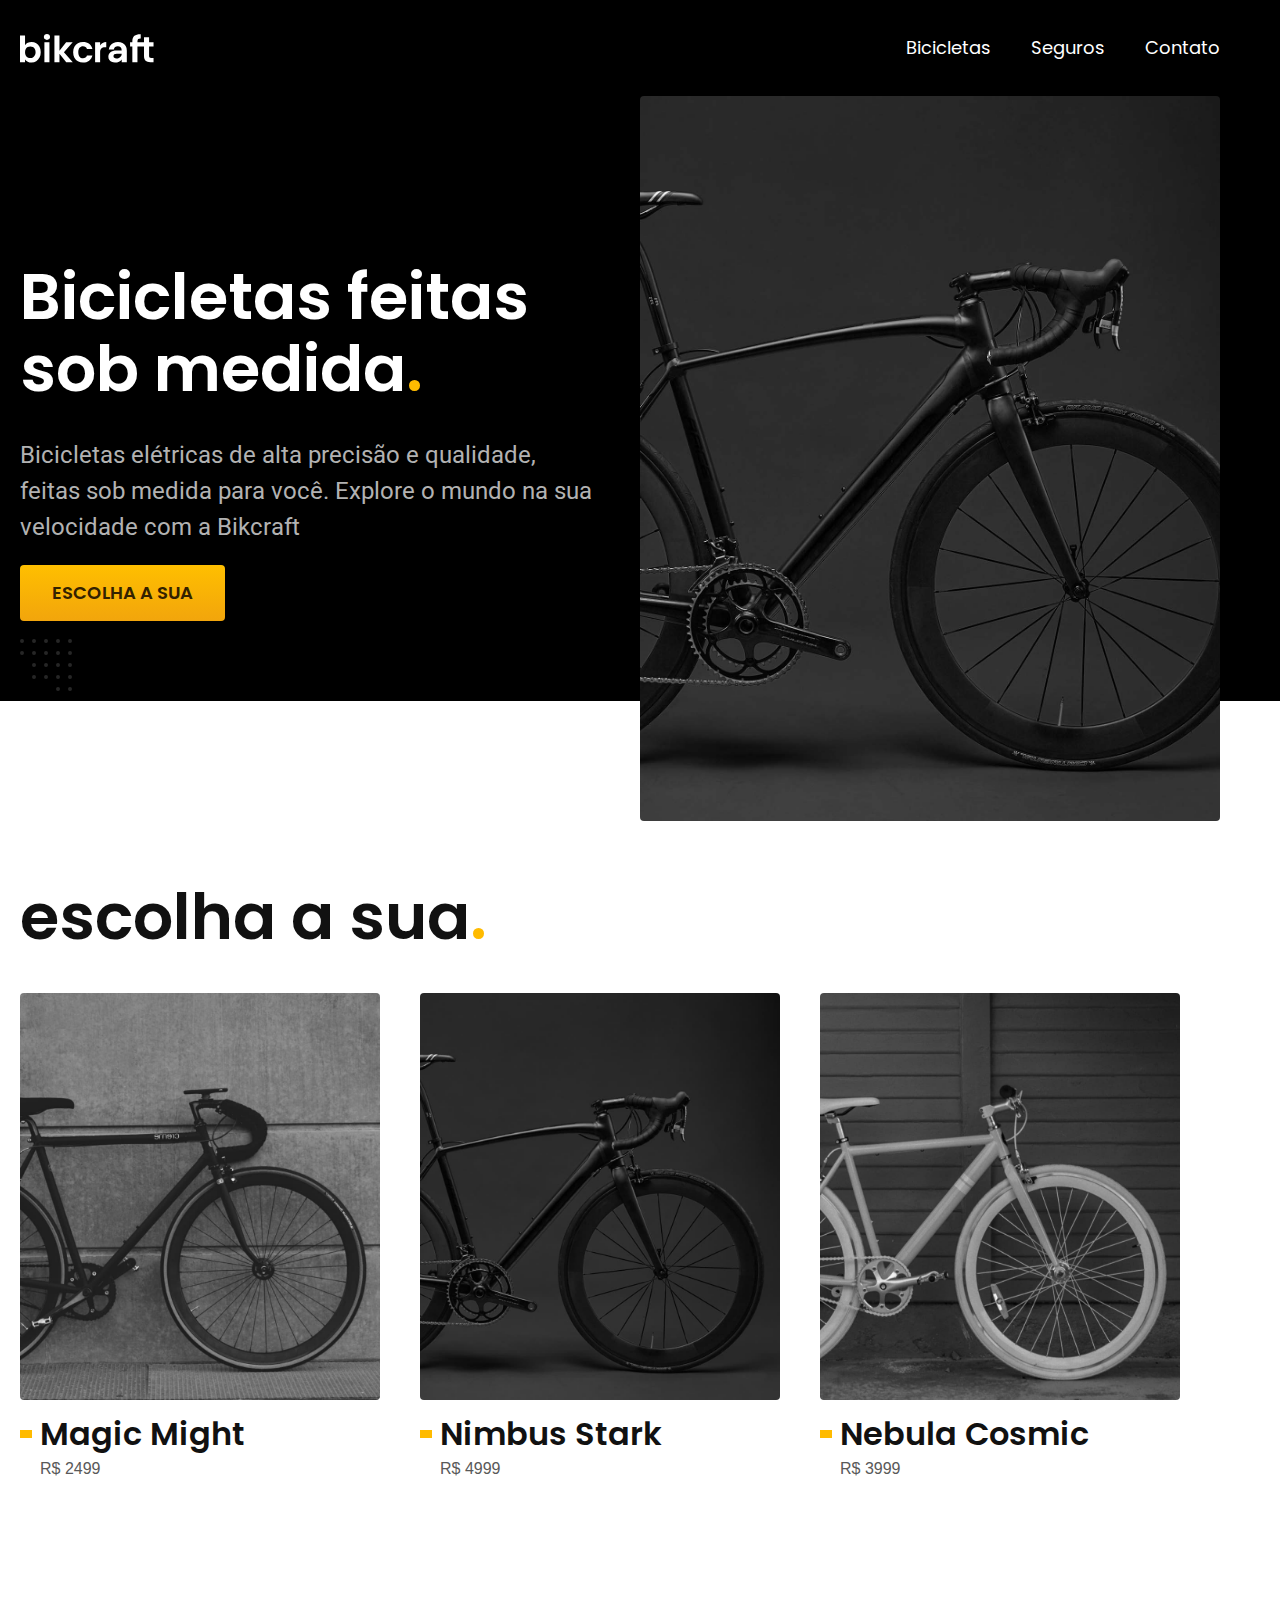
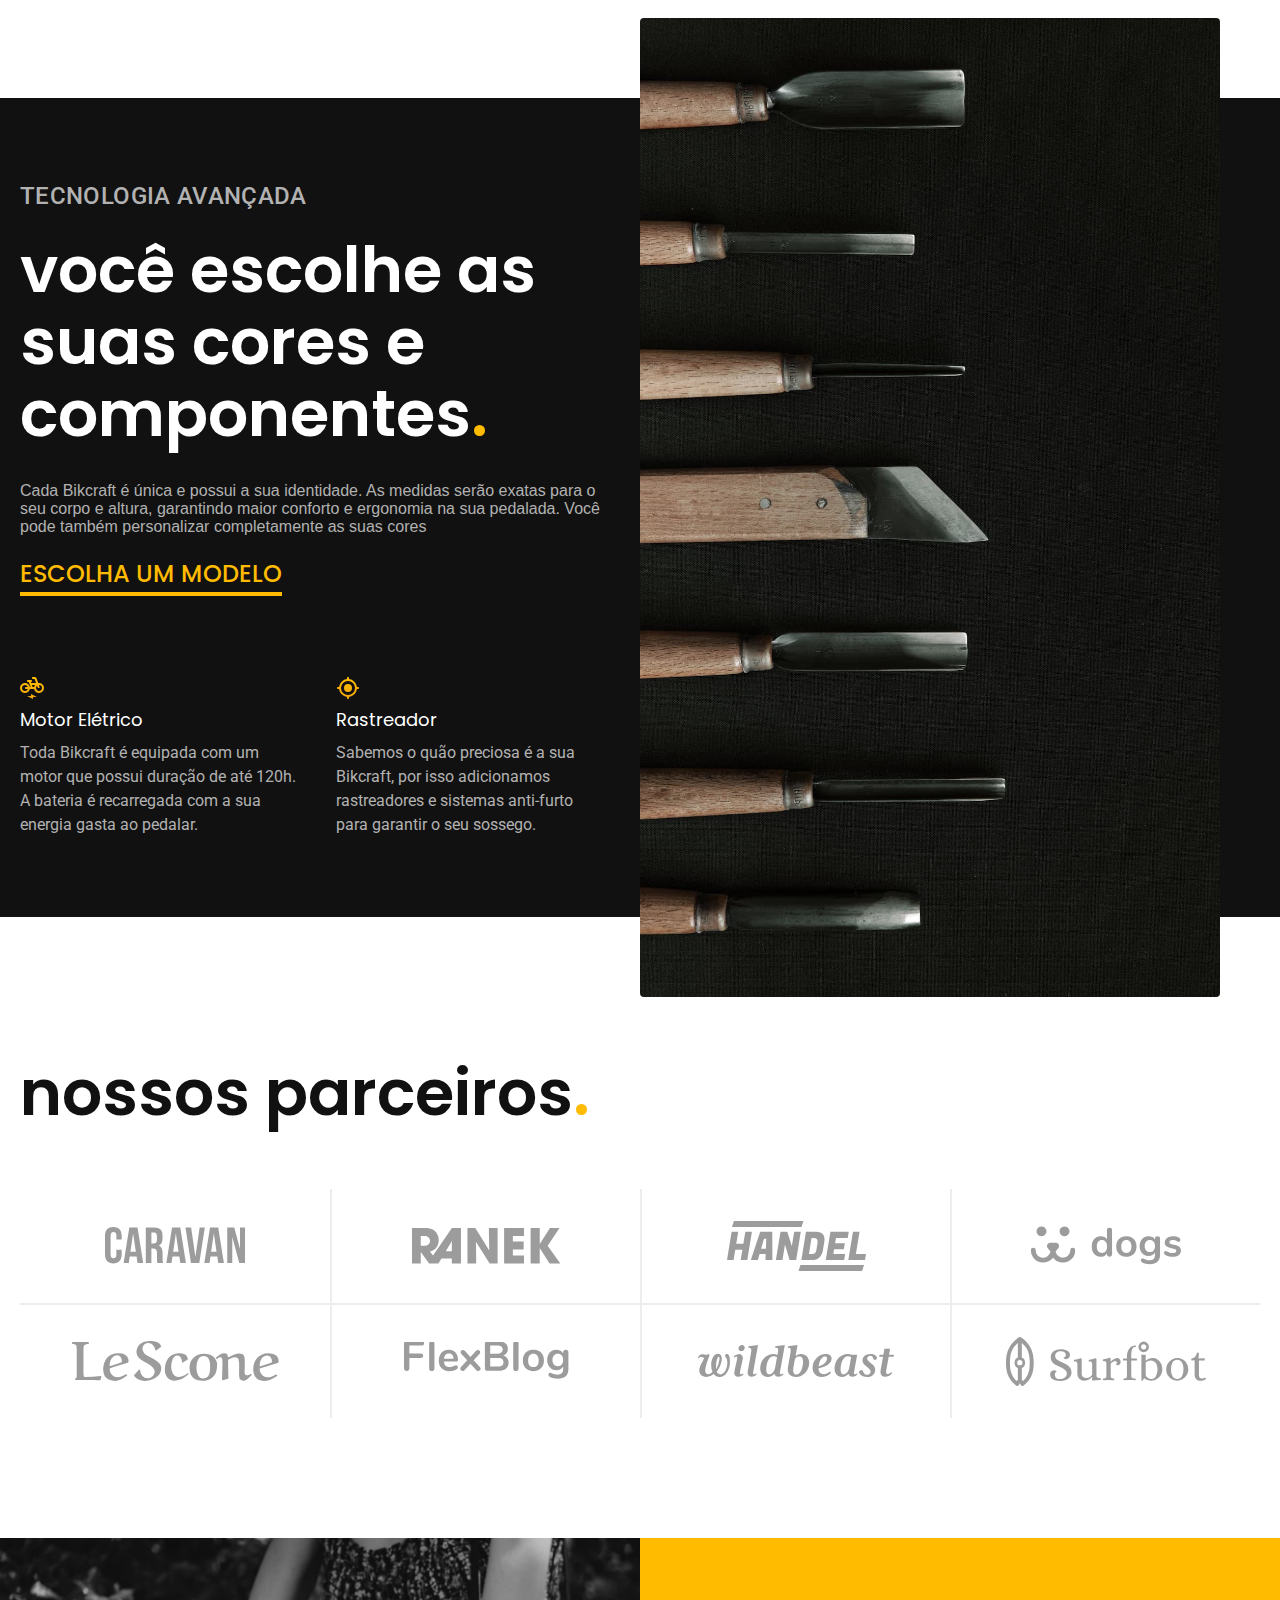
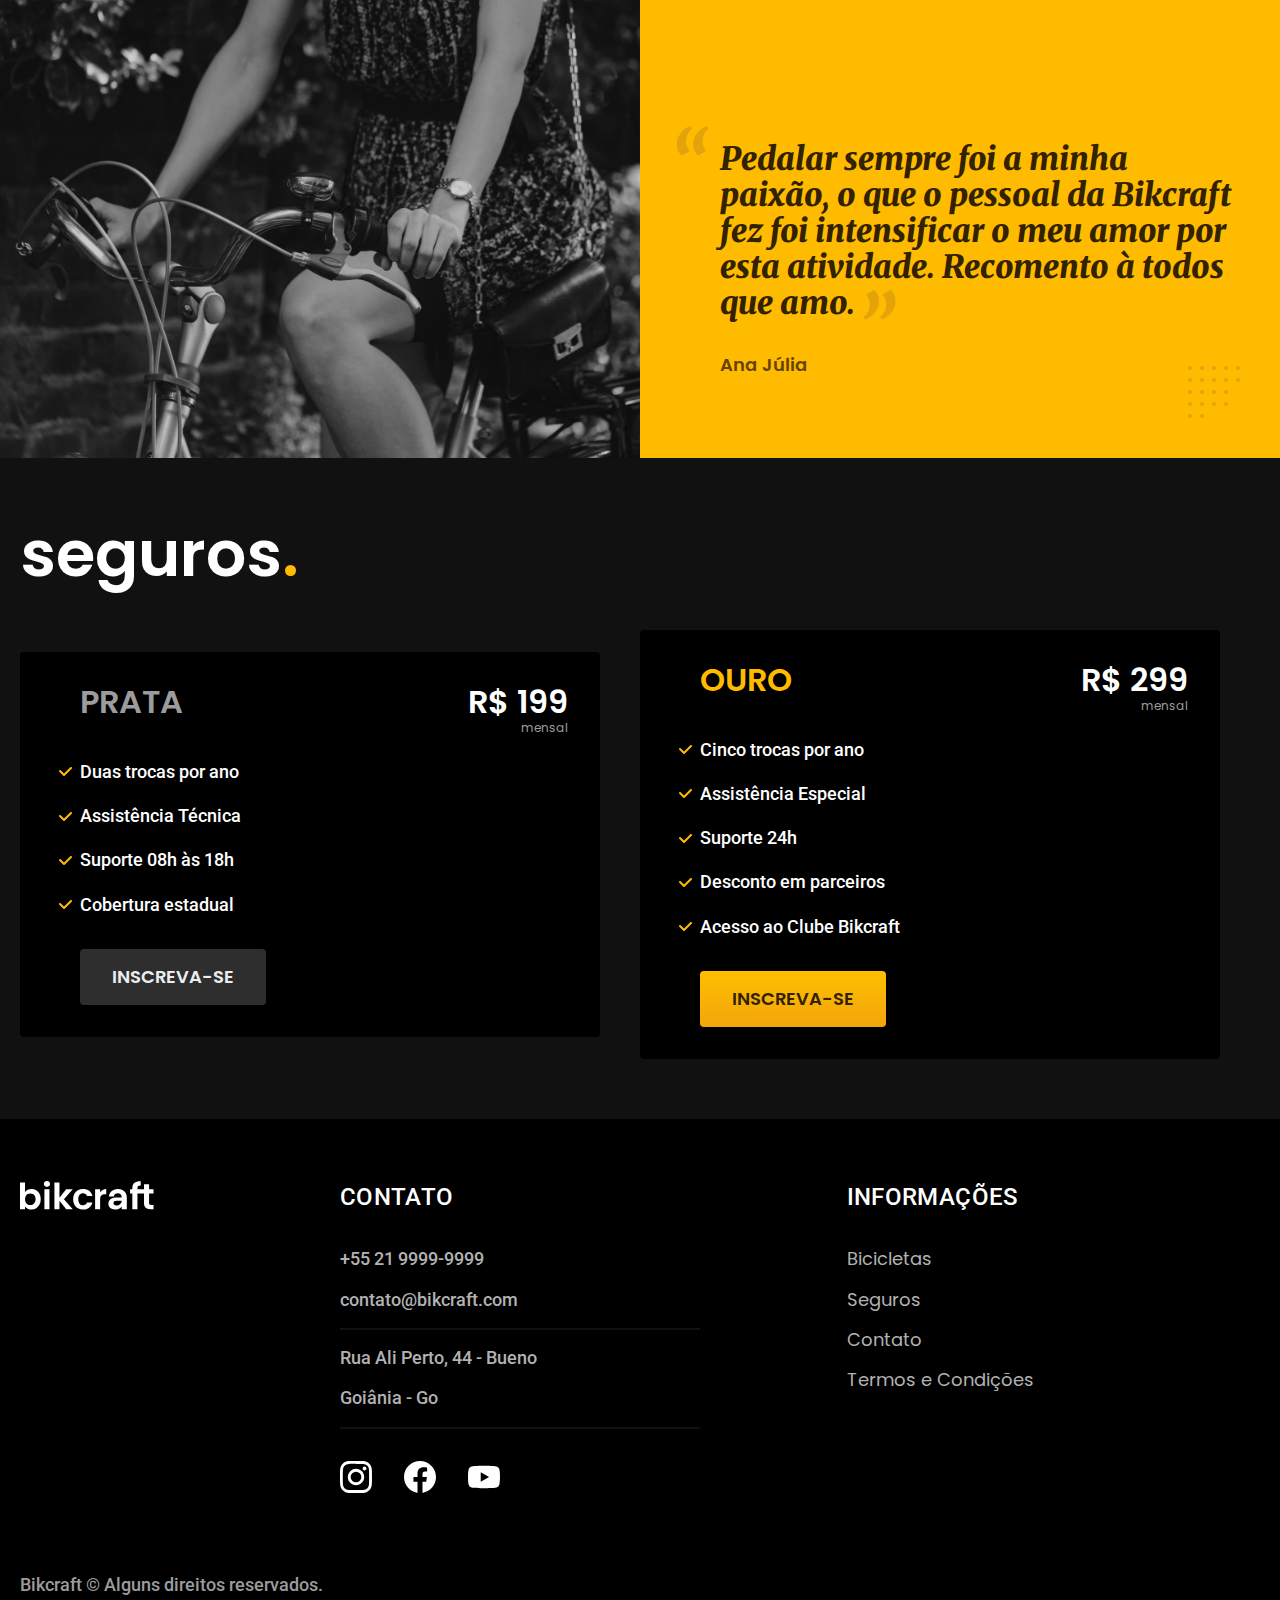
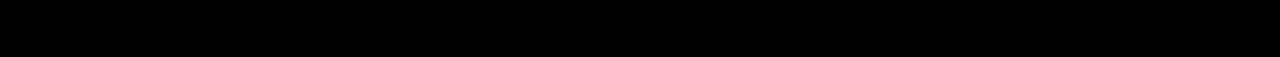
<file: index.html>
<!DOCTYPE html>
<html lang="pt-br">

<head>
  <meta charset="UTF-8">
  <meta name="viewport" content="width=device-width, initial-scale=1.0">
  <title>Bikcraft Bicicletas Elétricas</title>
  <meta name="description" content="Bicicletas elétricas de alta precisão e qualidade, feitas sob medida para o cliente. Explore o mundo na sua velocidade com a Bikcraft.">
  <link rel="icon" href="./favicon.svg" type="image/svg+xml">
  <link rel="preload" href="./css/style.css" as="style">
  <link rel="stylesheet" href="./css/style.css">
  <link rel="preconnect" href="https://fonts.googleapis.com">
  <link rel="preconnect" href="https://fonts.gstatic.com" crossorigin>
  <link href="https://fonts.googleapis.com/css2?family=Merriweather:ital,wght@1,900&family=Poppins:wght@400;500&family=Roboto:wght@400;500&display=swap" rel="stylesheet">
</head>

<body>
  <header class="header-bg">
    <div class="header container">
      <a href="./"><img src="./img/bikcraft.svg" alt="Bikcraft">
      </a>
      <nav aria-label="primaria">
        <ul class="header-menu font-1-m cor-0">
          <li><a href="./bicicletas.html">Bicicletas</a></li>
          <li><a href="./seguros.html">Seguros</a></li>
          <li><a href="./contato.html">Contato</a></li>
        </ul>
      </nav>
    </div>
  </header>
  <main class="introducao-bg">
    <div class="introducao container">
      <div class="introducao-conteudo">
        <h1 class="font-1-xxl cor-0">Bicicletas feitas sob medida<span class="cor-p1">.</span></h1>
        <p class="font-2-l cor-5">Bicicletas elétricas de alta precisão e qualidade, feitas sob medida para você. Explore o mundo na sua velocidade com a Bikcraft</p>
        <a class="botao" href="./bicicletas.html">Escolha a sua</a>
      </div>
      <picture>
        <source media="(max-width: 800px)" srcset="./img/bicicletas/nimbus.jpg">
        <img src="./img/fotos/introducao.jpg" alt="Bicicleta elétrica preta">
      </picture>
    </div>
    </div>
  </main>
  <article class="bicicletas-lista">
    <h2 class="container font-1-xxl">escolha a sua<span class="cor-p1">.</span></h2>
    <ul>
      <li>
        <a href="./img/bicicletas/magic.html">
          <img src="./img/bicicletas/magic-home.jpg" alt="Bicicleta preta">
          <h3 class="font-1-xl">Magic Might</h3>
          <span class="font2-m cor-8">R$ 2499</span>
        </a>
      </li>
      <li>
        <a href="./img/bicicletas/nimbus.html">
          <img src="./img/bicicletas/nimbus-home.jpg" alt="Bicicleta preta">
          <h3 class="font-1-xl">Nimbus Stark</h3>
          <span class="font2-m cor-8">R$ 4999</span>
        </a>
      </li>
      <li>
        <a href="./img/bicicletas/nebula.html">
          <img src="./img/bicicletas/nebula-home.jpg" alt="Bicicleta preta">
          <h3 class="font-1-xl">Nebula Cosmic</h3>
          <span class="font2-m cor-8">R$ 3999</span>
        </a>
      </li>
    </ul>
  </article>
  <article class="tecnologia-bg">
    <div class="tecnologia container">
      <div class="tecnologia-conteudo">
        <span class="font-2-l-b cor-5">Tecnologia Avançada</span>
        <h2 class="font-1-xxl cor-0">você escolhe as suas cores e componentes<span class="cor-p1">.</span></h2>
        <p class="font-2-1 cor-5">Cada Bikcraft é única e possui a sua identidade. As medidas serão exatas para o seu corpo e altura, garantindo maior conforto e ergonomia na sua pedalada. Você pode também personalizar completamente as suas cores</p>
        <a class="link" href="./bicicletas.html">Escolha um modelo</a>
        <div class="tecnologia-vantagens">
          <div>
            <img src="./img/icones/eletrica.svg">
            <h3 class="font-1-m cor-0">Motor Elétrico</h3>
            <p class="font-2-s cor-5">Toda Bikcraft é equipada com um motor que possui duração de até 120h. A bateria é recarregada com a sua energia gasta ao pedalar.</p>
          </div>
          <div>
            <img src="./img/icones/rastreador.svg">
            <h3 class="font-1-m cor-0">Rastreador</h3>
            <p class="font-2-s cor-5">Sabemos o quão preciosa é a sua Bikcraft, por isso adicionamos rastreadores e sistemas anti-furto para garantir o seu sossego.</p>
          </div>
        </div>
      </div>
      <div class="tecnologia-imagem">
        <img src="./img/fotos/tecnologia.jpg" alt="">
      </div>
    </div>
  </article>
  <section class="parceiros" aria-label="Nossos Parceiros">
    <h2 class="container font-1-xxl">nossos parceiros<span class="cor-p1">.</span></h2>
    <ul>
      <li><img src="./img/parceiros/caravan.svg" alt="caravan"></li>
      <li><img src="./img/parceiros/ranek.svg" alt="ranek"></li>
      <li><img src="./img/parceiros/handel.svg" alt="handel"></li>
      <li><img src="./img/parceiros/dogs.svg" alt="dogs"></li>
      <li><img src="./img/parceiros/lescone.svg" alt="lescone"></li>
      <li><img src="./img/parceiros/flexblog.svg" alt="flexblog"></li>
      <li><img src="./img/parceiros/wildbeast.svg" alt="wildbeast"></li>
      <li><img src="./img/parceiros/surfbot.svg" alt="surfbot"></li>
    </ul>
  </section>
  <section class="depoimento" aria-label="Depoimento">
    <div>
      <img src="./img/fotos/depoimento.jpg" alt="Pessoa pedalando uma bicicleta Bikcraft">
    </div>
    <div class="depoimento-conteudo">
      <blockquote class="font-1-xl cor-p5">
        <p>Pedalar sempre foi a minha paixão, o que o pessoal da Bikcraft fez foi intensificar o meu amor por esta atividade. Recomento à todos que amo.</p>
      </blockquote>
      <span class="font-1-m-b cor-p4">Ana Júlia</span>
    </div>
  </section>
  <article class="seguros-bg">
    <div class="seguros container">
      <h2 class="font-1-xxl cor-0">seguros<span class="cor-p1">.</span></h2>
      <div class="seguros-item">
        <h3 class="font-1-xl cor-6">PRATA</h3>
        <span class="font-1-xl cor-0">R$ 199 <span class="font-1-xs cor-6">mensal</span></span>
        <ul class="font-2-m cor-0">
          <li>Duas trocas por ano</li>
          <li>Assistência Técnica</li>
          <li>Suporte 08h às 18h</li>
          <li>Cobertura estadual</li>
        </ul>
        <a class="botao secundario" href="./orcamento.html">Inscreva-se</a>
      </div>
      <div class="seguros-item">
        <h3 class="font-1-xl cor-p1">OURO</h3>
        <span class="font-1-xl cor-0">R$ 299 <span class="font-1-xs cor-6">mensal</span></span>
        <ul class="font-2-m cor-0">
          <li>Cinco trocas por ano</li>
          <li>Assistência Especial</li>
          <li>Suporte 24h</li>
          <li>Desconto em parceiros</li>
          <li>Acesso ao Clube Bikcraft</li>
        </ul>
        <a class="botao" href="./orcamento.html">Inscreva-se</a>
      </div>
    </div>
  </article>
  <footer class="footer-bg">
    <div class="footer container">
      <img src="./img/bikcraft.svg" alt="Bikcraft">
      <div class="footer-contato">
        <h3 class="font-2-l-b cor-0">Contato</h3>
        <ul class="font-2-m cor-5">
          <li><a href="tel:+556299999999">+55 21 9999-9999</a></li>
          <li><a href="mailto:contato@bikcraft.com">contato@bikcraft.com</a></li>
          <li>Rua Ali Perto, 44 - Bueno</li>
          <li>Goiânia - Go</li>
        </ul>
        <div class="footer-redes">
          <a href="./">
            <img src="./img/redes/instagram.svg" alt="Instagram">
          </a>
          <a href="./">
            <img src="./img/redes/facebook.svg" alt="Facebook">
          </a>
          <a href="./">
            <img src="./img/redes/youtube.svg" alt="Youtube">
          </a>
        </div>
      </div>
      <div class="footer-informacoes">
        <h3 class="font-2-l-b cor-0">Informações</h3>
        <nav>
          <ul class="font-1-m cor-5">
            <li><a href="./bicicletas.html">Bicicletas</a></li>
            <li><a href="./seguros.html">Seguros</a></li>
            <li><a href="./contato.html">Contato</a></li>
            <li><a href="./termos.html">Termos e Condições</a></li>
          </ul>
        </nav>
      </div>
      <p class="footer-copy font-2-m cor-6">Bikcraft © Alguns direitos reservados.</p>
    </div>
  </footer>
  <script src="./js/script.js"></script>
</body>
</html>
</file>
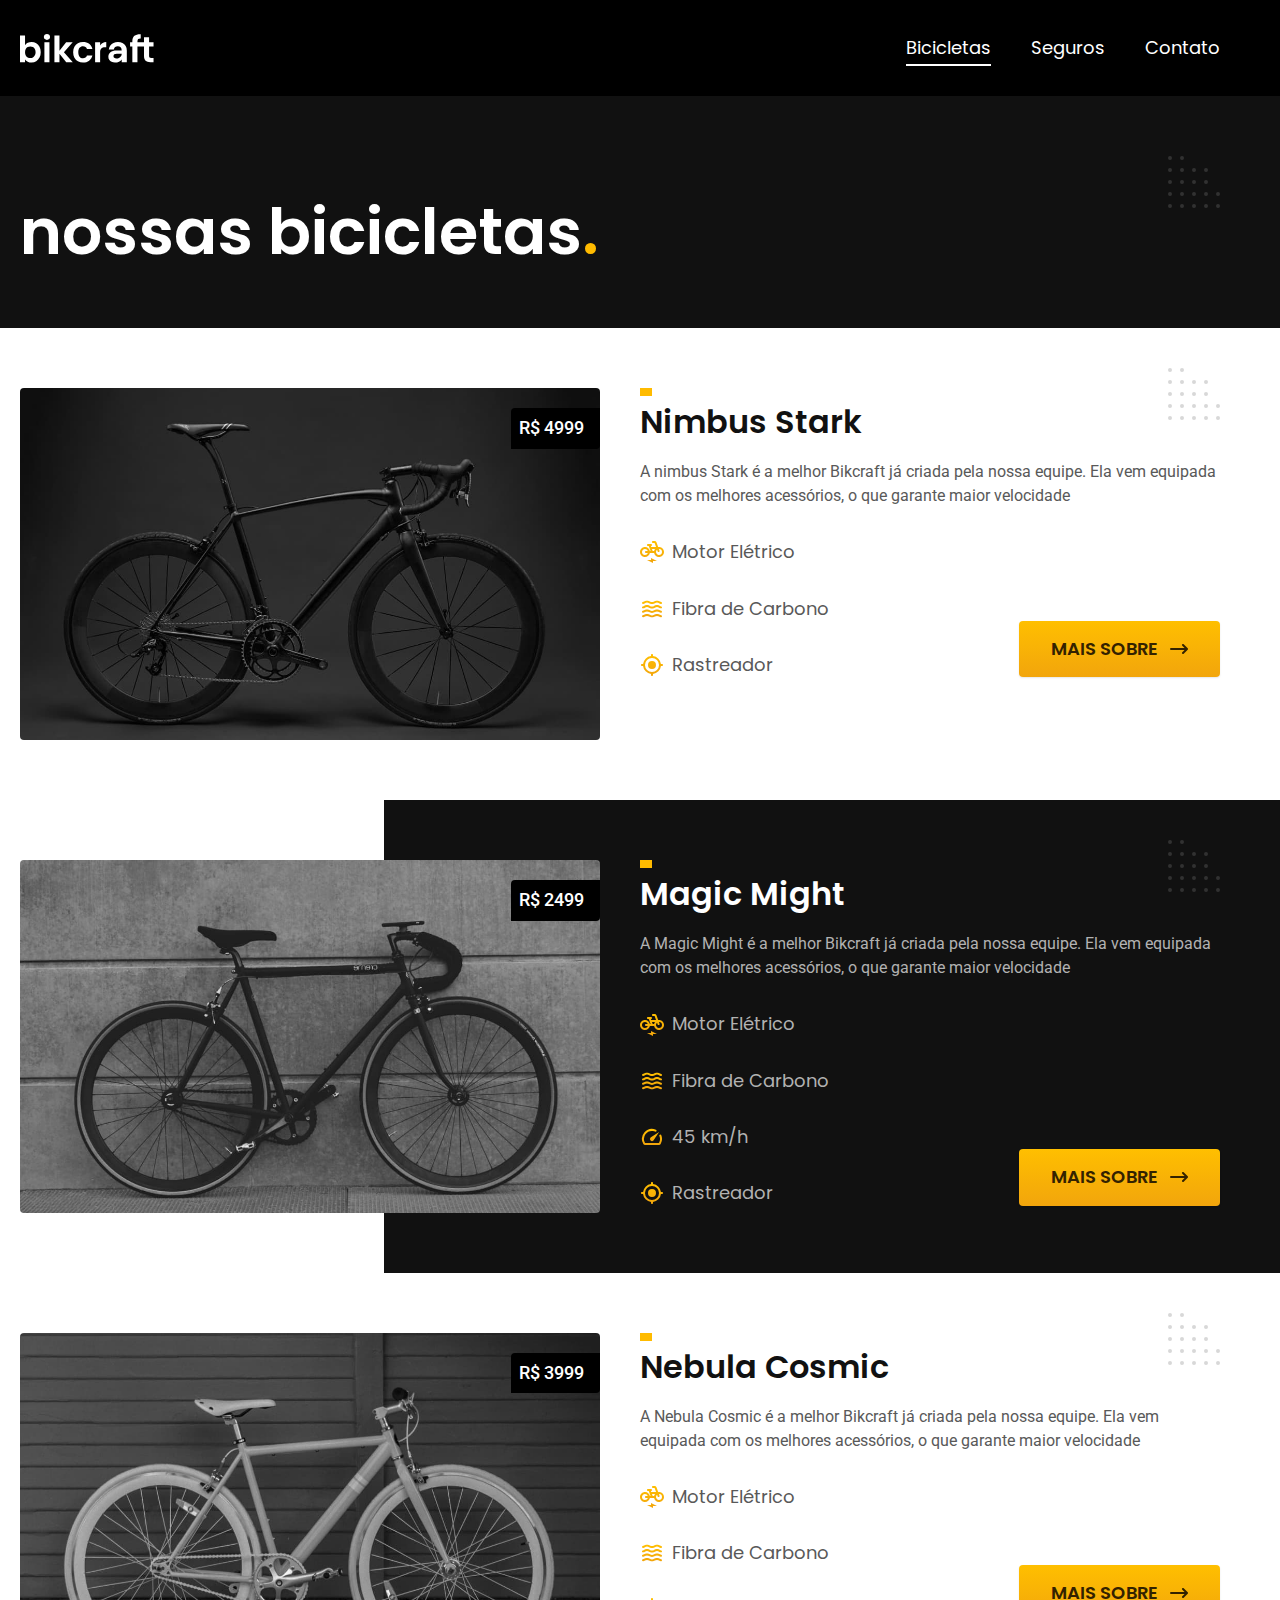
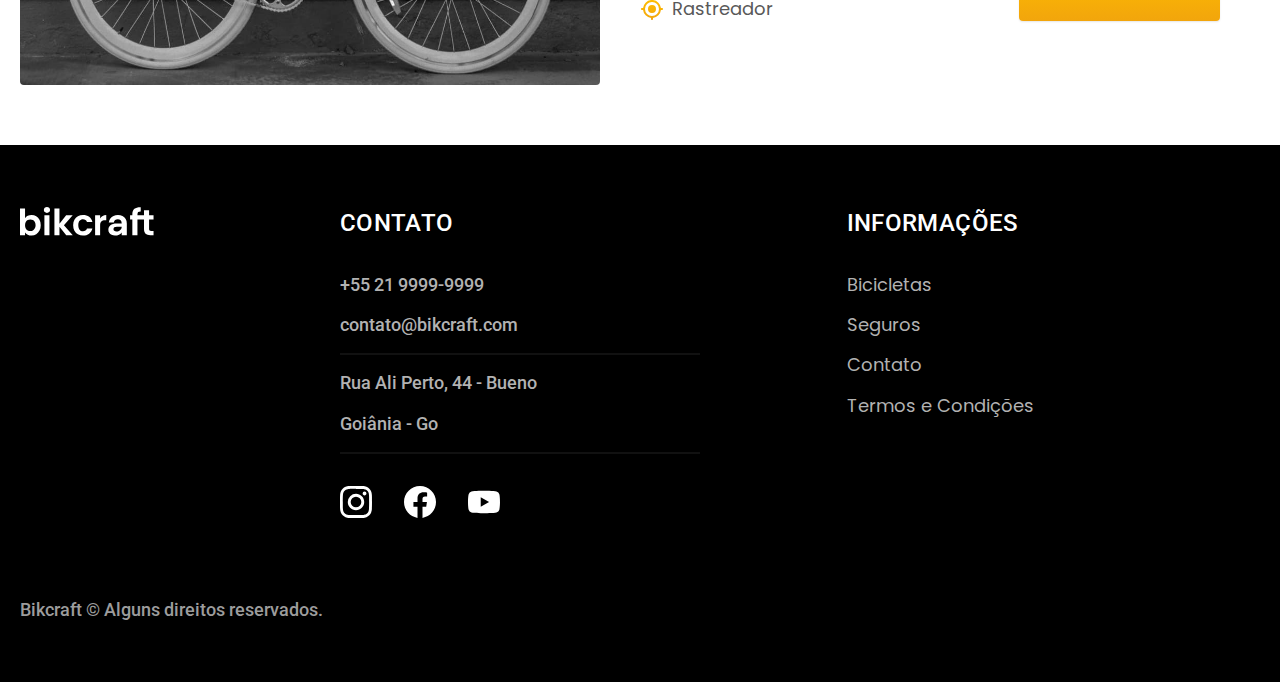
<file: bicicletas.html>
<!DOCTYPE html>
<html lang="pt-br">

<head>
  <meta charset="UTF-8">
  <meta name="viewport" content="width=device-width, initial-scale=1.0">
  <title>Bicicletas | Bikcraft</title>
  <meta name="description" content="Termos e condições">

  <link rel="preload" href="./css/style.css" as="style">
  <link rel="stylesheet" href="./css/style.css">
  <link rel="preconnect" href="https://fonts.googleapis.com">
  <link rel="preconnect" href="https://fonts.gstatic.com" crossorigin>
  <link href="https://fonts.googleapis.com/css2?family=Merriweather:ital,wght@1,900&family=Poppins:wght@400;500&family=Roboto:wght@400;500&display=swap" rel="stylesheet">
</head>

<body id="bicicletas">
  <header class="header-bg">
    <div class="header container">
      <a href="./"><img src="./img/bikcraft.svg" alt="Bikcraft">
      </a>
      <nav aria-label="primaria">
        <ul class="header-menu font-1-m cor-0">
          <li><a href="./bicicletas.html">Bicicletas</a></li>
          <li><a href="./seguros.html">Seguros</a></li>
          <li><a href="./contato.html">Contato</a></li>
        </ul>
      </nav>
    </div>
  </header>

  <main>
    <div class="titulo-bg">
      <div class="titulo container">
        <p class="font-2-l-b cor5">Escolha a melhor para você</p>
        <h1 class="font-1-xxl cor-0">nossas bicicletas<span class="cor-p1">.</span></h1>
      </div>
    </div>

    <div class="bicicletas container">
      <div class="bicicletas-imagem">
        <img src="./img/bicicletas/nimbus.jpg" alt="Bicicleta preta">
        <span class="font-2-m cor-0">R$ 4999</span>
      </div>
      <div class="bicicletas-conteudo">
        <h2 class="font-1-xl">Nimbus Stark</h2>
        <p class="font-2-s cor-8">A nimbus Stark é a melhor Bikcraft já criada pela nossa equipe. Ela vem equipada com os melhores acessórios, o que garante maior velocidade</p>
        <ul class="font-1-m cor-8">
          <li>
            <img src="./img/icones/eletrica.svg" alt="">
            Motor Elétrico
          </li>
          <li>
            <img src="./img/icones/carbono.svg" alt="">
            Fibra de Carbono
          </li>
          <li>
            <img src="./img/icones/rastreador.svg" alt="">
            Rastreador
          </li>
        </ul>
        <a class="botao seta" href="./bicicletas/nimbus.html">Mais Sobre</a>
      </div>
    </div>

    <div class="bicicletas-bg">
      <div class="bicicletas container">
        <div class="bicicletas-imagem">
          <img src="./img/bicicletas/magic.jpg" alt="Bicicleta preta">
          <span class="font-2-m cor-0">R$ 2499</span>
        </div>
        <div class="bicicletas-conteudo">
          <h2 class="font-1-xl cor-0">Magic Might</h2>
          <p class="font-2-s cor-5">A Magic Might é a melhor Bikcraft já criada pela nossa equipe. Ela vem equipada com os melhores acessórios, o que garante maior velocidade</p>
          <ul class="font-1-m cor-5">
            <li>
              <img src="./img/icones/eletrica.svg" alt="">
              Motor Elétrico
            </li>
            <li>
              <img src="./img/icones/carbono.svg" alt="">
              Fibra de Carbono
            </li>
            <li>
              <img src="./img/icones/velocidade.svg" alt="">
              45 km/h
            </li>
            <li>
              <img src="./img/icones/rastreador.svg" alt="">
              Rastreador
            </li>
          </ul>
          <a class="botao seta" href="./bicicletas/magic.html">Mais Sobre</a>
        </div>
      </div>
    </div>

    <div class="bicicletas container">
      <div class="bicicletas-imagem">
        <img src="./img/bicicletas/nebula.jpg" alt="Bicicleta preta">
        <span class="font-2-m cor-0">R$ 3999</span>
      </div>
      <div class="bicicletas-conteudo">
        <h2 class="font-1-xl">Nebula Cosmic</h2>
        <p class="font-2-s cor-8">A Nebula Cosmic é a melhor Bikcraft já criada pela nossa equipe. Ela vem equipada com os melhores acessórios, o que garante maior velocidade</p>
        <ul class="font-1-m cor-8">
          <li>
            <img src="./img/icones/eletrica.svg" alt="">
            Motor Elétrico
          </li>
          <li>
            <img src="./img/icones/carbono.svg" alt="">
            Fibra de Carbono
          </li>
          <li>
            <img src="./img/icones/rastreador.svg" alt="">
            Rastreador
          </li>
        </ul>
        <a class="botao seta" href="./bicicletas/nebula.html">Mais Sobre</a>
      </div>
    </div>
  </main>

  <footer class="footer-bg">
    <div class="footer container">
      <img src="./img/bikcraft.svg" alt="Bikcraft">
      <div class="footer-contato">
        <h3 class="font-2-l-b cor-0">Contato</h3>
        <ul class="font-2-m cor-5">
          <li><a href="tel:+556299999999">+55 21 9999-9999</a></li>
          <li><a href="mailto:contato@bikcraft.com">contato@bikcraft.com</a></li>
          <li>Rua Ali Perto, 44 - Bueno</li>
          <li>Goiânia - Go</li>
        </ul>
        <div class="footer-redes">
          <a href="./">
            <img src="./img/redes/instagram.svg" alt="Instagram">
          </a>
          <a href="./">
            <img src="./img/redes/facebook.svg" alt="Facebook">
          </a>
          <a href="./">
            <img src="./img/redes/youtube.svg" alt="Youtube">
          </a>
        </div>
      </div>
      <div class="footer-informacoes">
        <h3 class="font-2-l-b cor-0">Informações</h3>
        <nav>
          <ul class="font-1-m cor-5">
            <li><a href="./bicicletas.html">Bicicletas</a></li>
            <li><a href="./seguros.html">Seguros</a></li>
            <li><a href="./contato.html">Contato</a></li>
            <li><a href="./termos.html">Termos e Condições</a></li>
          </ul>
        </nav>
      </div>
      <p class="footer-copy font-2-m cor-6">Bikcraft © Alguns direitos reservados.</p>
    </div>
  </footer>
  <script src="./js/script.js"></script>
</body>

</html>
</file>
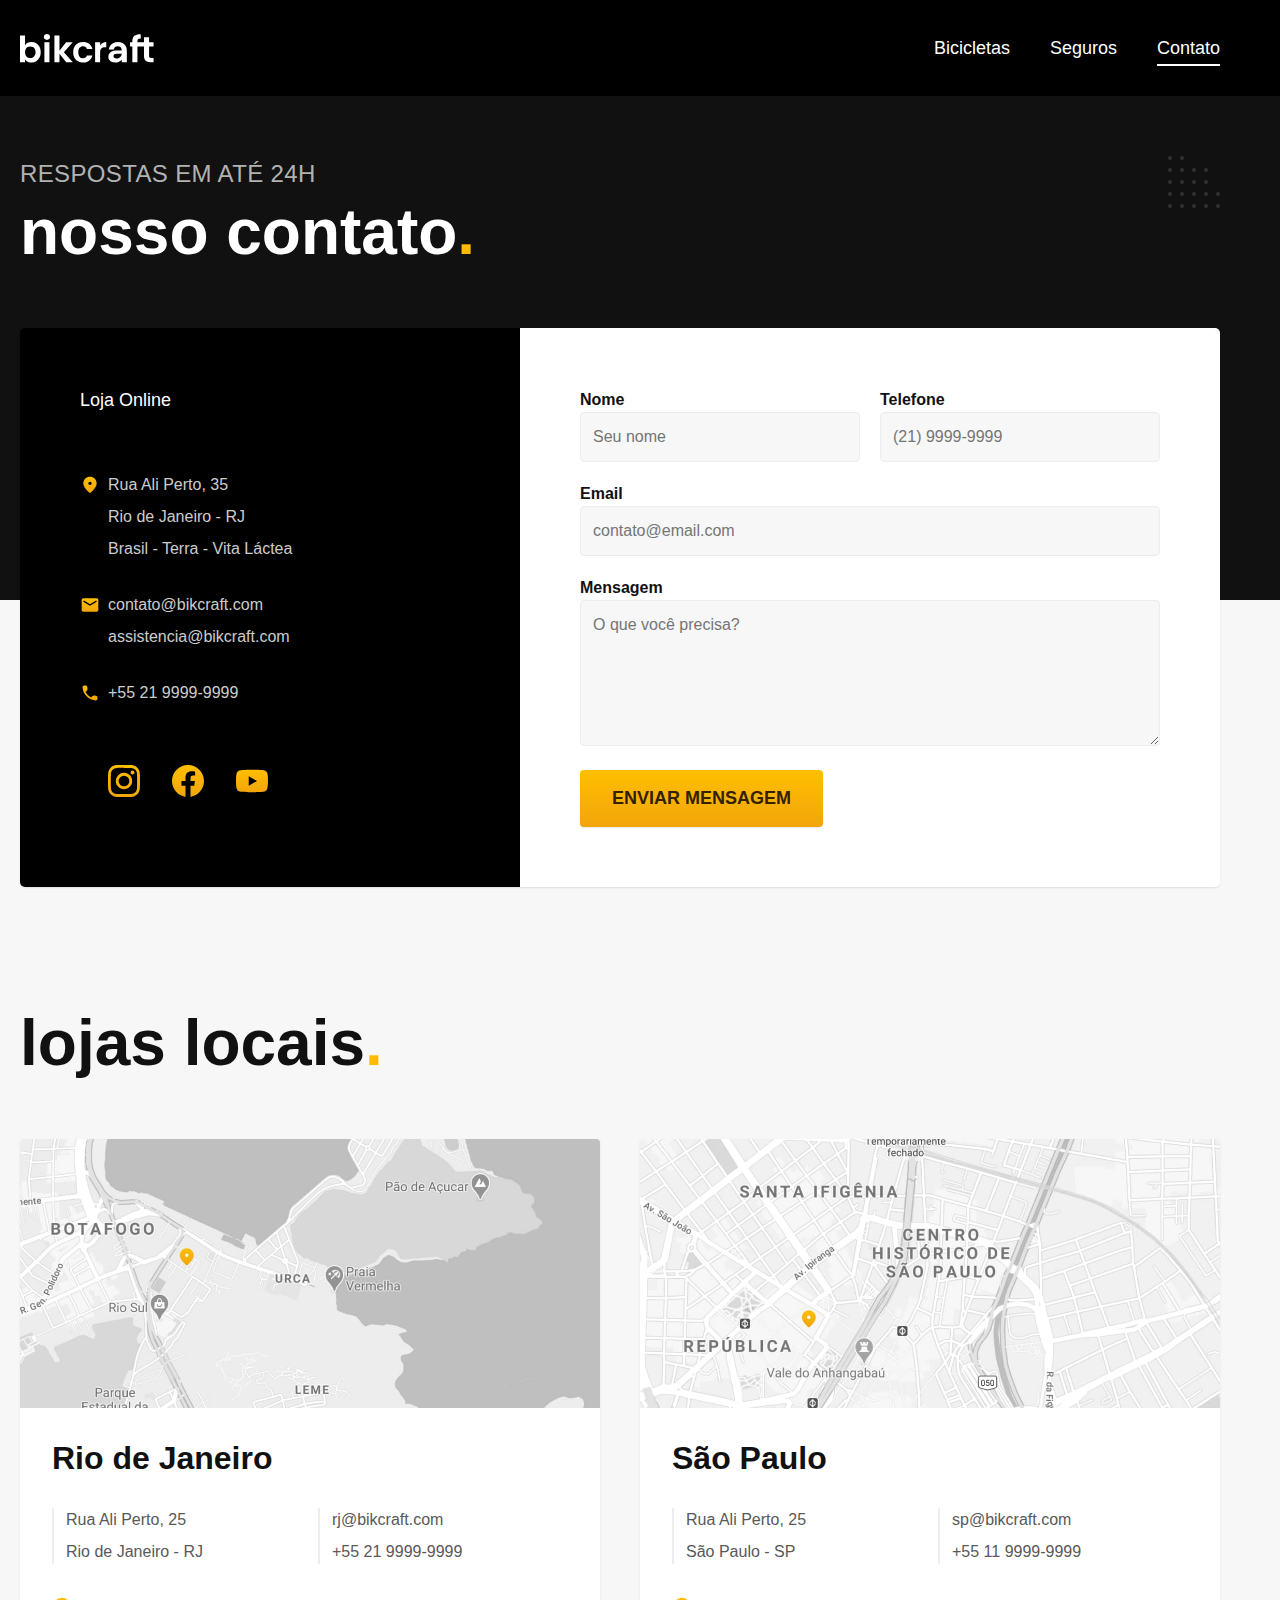
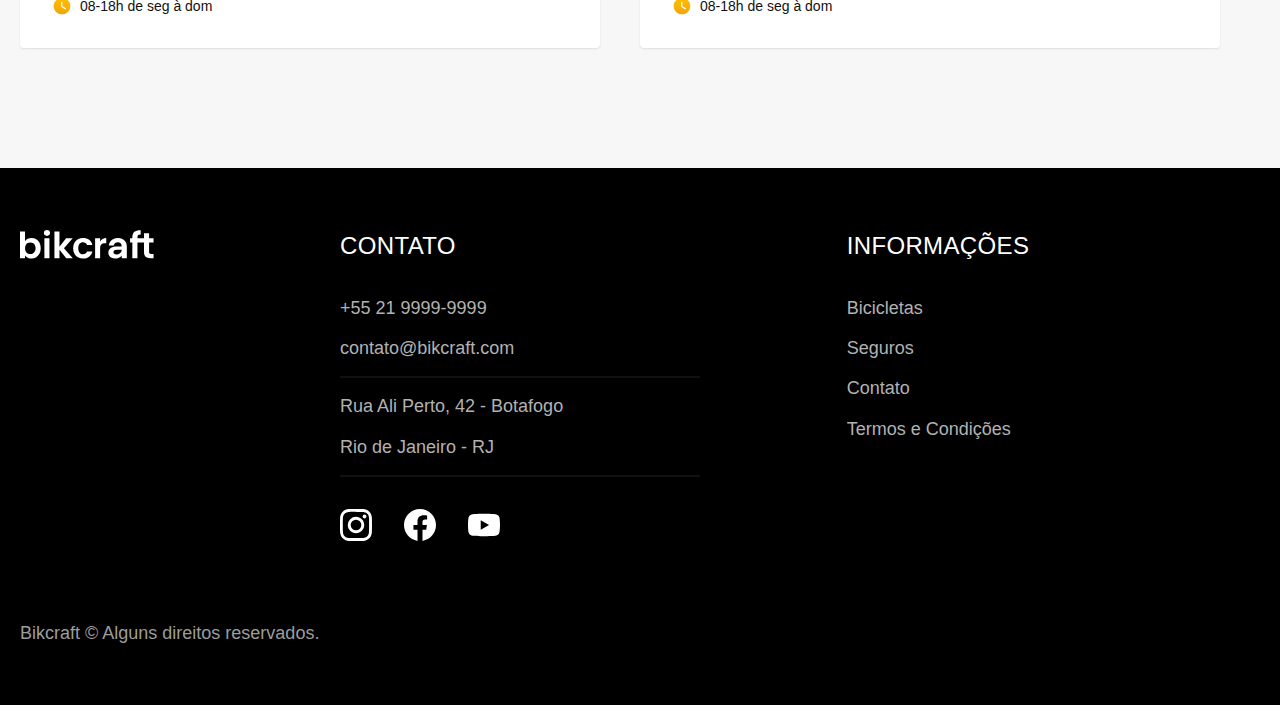
<file: contato.html>
<!DOCTYPE html>
<html lang="pt-br">

<head>
  <meta charset="UTF-8">
  <meta name="viewport" content="width=device-width, initial-scale=1.0">

  <title>Contato | Bikcraft</title>
  <meta name="description" content="Contato.">
  <link rel="icon" href="./favicon.svg" type="image/svg+xml">
  <link rel="preload" href="./css/style.css" as="style">
  <link rel="stylesheet" href="./css/style.css">
</head>

<body id="contato">
  <header class="header-bg">
    <div class="header container">
      <a href="./">
        <img src="./img/bikcraft.svg" alt="Bikcraft">
      </a>

      <nav aria-label="primaria">
        <ul class="header-menu font-1-m cor-0">
          <li><a href="./bicicletas.html">Bicicletas</a></li>
          <li><a href="./seguros.html">Seguros</a></li>
          <li><a href="./contato.html">Contato</a></li>
        </ul>
      </nav>
    </div>
  </header>

  <main>
    <div class="titulo-bg">
      <div class="titulo container">
        <p class="font-2-l-b cor-5">Respostas em até 24h</p>
        <h1 class="font-1-xxl cor-0">nosso contato<span class="cor-p1">.</span></h1>
      </div>
    </div>

    <div class="contato container">
      <section class="contato-dados" aria-label="Endereço">
        <h2 class="font-1-m cor-0">Loja Online</h2>
        <div class="contato-endereco font-2-s cor-4">
          <p>Rua Ali Perto, 35</p>
          <p>Rio de Janeiro - RJ</p>
          <p>Brasil - Terra - Vita Láctea</p>
        </div>
        <address class="contato-meios font-2-s cor-4">
          <a href="mailto:contato@bikcraft.com">contato@bikcraft.com</a>
          <a href="mailto:assistencia@bikcraft.com">assistencia@bikcraft.com</a>
          <a href="tel:+552199999999">+55 21 9999-9999</a>
        </address>
        <div class="contato-redes">
          <a href="./">
            <img src="./img/redes/instagram-p.svg" alt="Instagram">
          </a>
          <a href="./">
            <img src="./img/redes/facebook-p.svg" alt="Facebook">
          </a>
          <a href="./">
            <img src="./img/redes/youtube-p.svg" alt="Youtube">
          </a>
        </div>
      </section>
      <section class="contato-formulario" aria-label="Formulário">
        <form class="form" action="./contato.html">
          <div>
            <label for="nome">Nome</label>
            <input type="text" id="nome" name="nome" placeholder="Seu nome">
          </div>
          <div>
            <label for="telefone">Telefone</label>
            <input type="text" id="telefone" name="telefone" placeholder="(21) 9999-9999">
          </div>
          <div class="col-2">
            <label for="email">Email</label>
            <input type="email" id="email" name="email" placeholder="contato@email.com">
          </div>
          <div class="col-2">
            <label for="mensagem">Mensagem</label>
            <textarea rows="5" id="mensagem" name="mensagem" placeholder="O que você precisa?"></textarea>
          </div>
          <button class="botao col-2">Enviar Mensagem</button>
        </form>
      </section>
    </div>
  </main>

  <article class="lojas container">
    <h2 class="font-1-xxl">lojas locais<span class="cor-p1">.</span></h2>
    <div class="lojas-item">
      <img src="./img/lojas/rj.jpg" alt="mapa marcando o endereço em Rua Ali Perto, 25 - Rio de Janeiro - RJ">
      <div class="lojas-conteudo">
        <h3 class="font-1-xl">Rio de Janeiro</h3>
        <div class="lojas-dados font-2-s cor-8">
          <p>Rua Ali Perto, 25</p>
          <p>Rio de Janeiro - RJ</p>
        </div>
        <div class="lojas-dados font-2-s cor-8">
          <a href="mailto:rj@bikcraft.com">rj@bikcraft.com</a>
          <a href="tel:+552199999999">+55 21 9999-9999</a>
        </div>
        <p class="lojas-tempo font-1-s"><img src="./img/icones/horario.svg" alt="">08-18h de seg à dom</p>
      </div>
    </div>

    <div class="lojas-item">
      <img src="./img/lojas/sp.jpg" alt="mapa marcando o endereço em Rua Ali Perto, 25 - São Paulo - SP">
      <div class="lojas-conteudo">
        <h3 class="font-1-xl">São Paulo</h3>
        <div class="lojas-dados font-2-s cor-8">
          <p>Rua Ali Perto, 25</p>
          <p>São Paulo - SP</p>
        </div>
        <div class="lojas-dados font-2-s cor-8">
          <a href="mailto:sp@bikcraft.com">sp@bikcraft.com</a>
          <a href="tel:+551199999999">+55 11 9999-9999</a>
        </div>
        <p class="lojas-tempo font-1-s"><img src="./img/icones/horario.svg" alt="">08-18h de seg à dom</p>
      </div>
    </div>
  </article>

  <footer class="footer-bg">
    <div class="footer container">
      <img src="./img/bikcraft.svg" alt="Bikcraft">
      <div class="footer-contato">
        <h3 class="font-2-l-b cor-0">Contato</h3>
        <ul class="font-2-m cor-5">
          <li><a href="tel:+552199999999">+55 21 9999-9999</a></li>
          <li><a href="mailto:contato@bikcraft.com">contato@bikcraft.com</a></li>
          <li>Rua Ali Perto, 42 - Botafogo</li>
          <li>Rio de Janeiro - RJ</li>
        </ul>
        <div class="footer-redes">
          <a href="./">
            <img src="./img/redes/instagram.svg" alt="Instagram">
          </a>
          <a href="./">
            <img src="./img/redes/facebook.svg" alt="Facebook">
          </a>
          <a href="./">
            <img src="./img/redes/youtube.svg" alt="Youtube">
          </a>
        </div>
      </div>
      <div class="footer-informacoes">
        <h3 class="font-2-l-b cor-0">Informações</h3>
        <nav>
          <ul class="font-1-m cor-5">
            <li><a href="./bicicletas.html">Bicicletas</a></li>
            <li><a href="./seguros.html">Seguros</a></li>
            <li><a href="./contato.html">Contato</a></li>
            <li><a href="./termos.html">Termos e Condições</a></li>
          </ul>
        </nav>
      </div>
      <p class="footer-copy font-2-m cor-6">Bikcraft © Alguns direitos reservados.</p>
    </div>
  </footer>
  <script src="./js/script.js"></script>
</body>

</html>
</file>
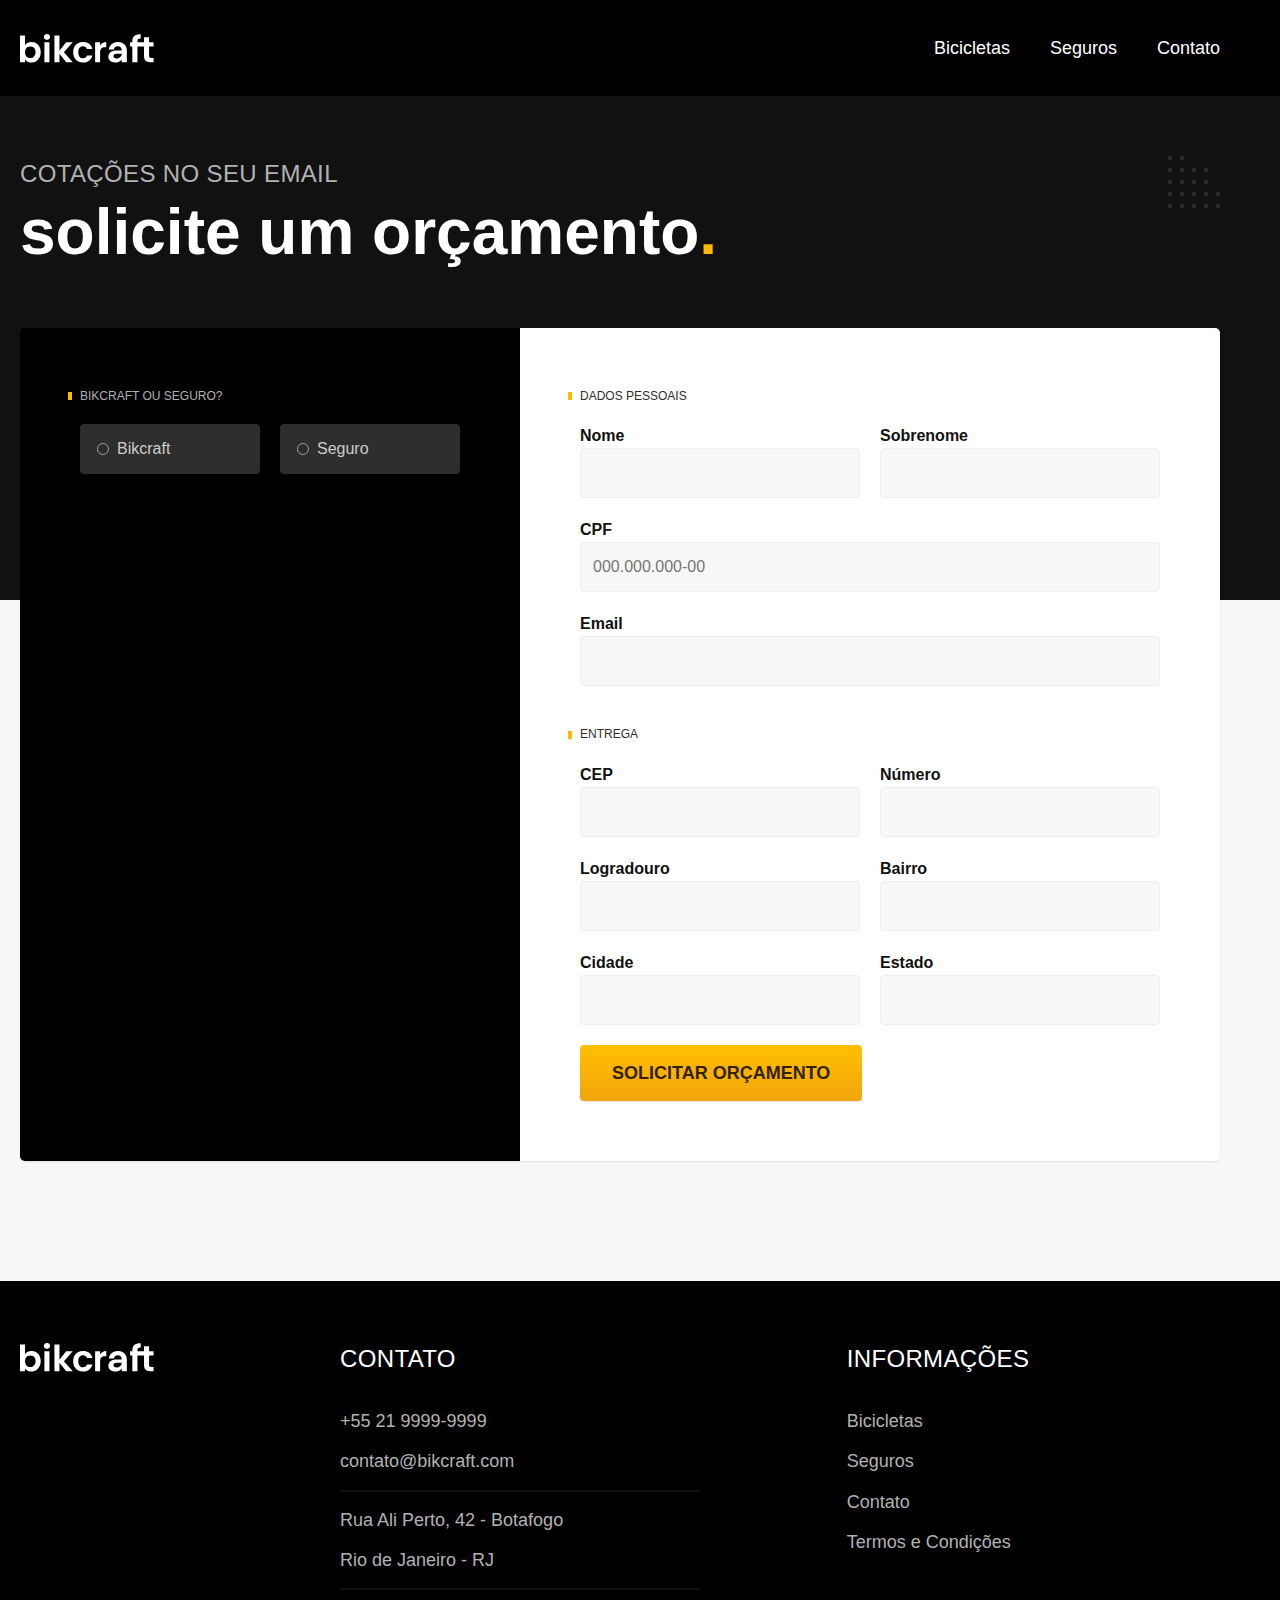
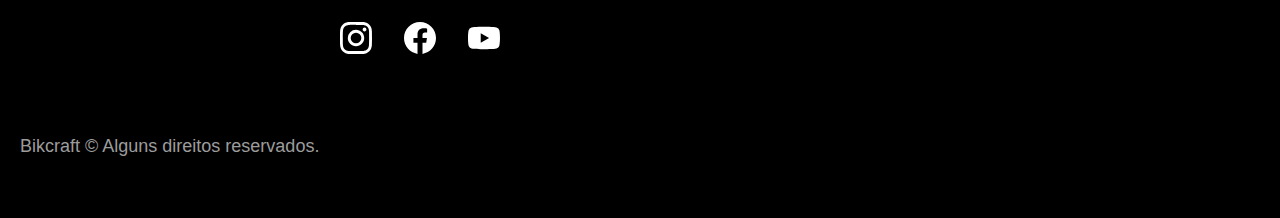
<file: orcamento.html>
<!DOCTYPE html>
<html lang="pt-br">

<head>
  <meta charset="UTF-8">
  <meta name="viewport" content="width=device-width, initial-scale=1.0">

  <title>Orçamento | Bikcraft</title>
  <meta name="description" content="Orçamento.">
  <link rel="icon" href="./favicon.svg" type="image/svg+xml">
  <link rel="preload" href="./css/style.css" as="style">
  <link rel="stylesheet" href="./css/style.css">
</head>

<body id="orcamento">
  <header class="header-bg">
    <div class="header container">
      <a href="./">
        <img src="./img/bikcraft.svg" alt="Bikcraft">
      </a>

      <nav aria-label="primaria">
        <ul class="header-menu font-1-m cor-0">
          <li><a href="./bicicletas.html">Bicicletas</a></li>
          <li><a href="./seguros.html">Seguros</a></li>
          <li><a href="./contato.html">Contato</a></li>
        </ul>
      </nav>
    </div>
  </header>

  <main>
    <div class="titulo-bg">
      <div class="titulo container">
        <p class="font-2-l-b cor-5">Cotações no seu email</p>
        <h1 class="font-1-xxl cor-0">solicite um orçamento<span class="cor-p1">.</span></h1>
      </div>
    </div>

    <form class="orcamento container" action="./orcamento.html">
      <div class="orcamento-produto">
        <h2 class="font-1-xs cor-5">Bikcraft ou Seguro?</h2>

        <input type="radio" name="tipo" value="bikcraft" id="bikcraft">
        <label for="bikcraft">Bikcraft</label>

        <input type="radio" name="tipo" value="seguro" id="seguro">
        <label for="seguro">Seguro</label>

        <div class="orcamento-conteudo" id="orcamento-bikcraft">
          <h2 class="font-1-xs cor-5">Escolha a sua</h2>

          <input type="radio" name="produto" value="nimbus" id="nimbus">
          <label for="nimbus">Nimbus Stark <span>R$ 4999</span></label>
          <div class="orcamento-detalhes">
            <ul class="font-1-xs cor-8">
              <li><img src="./img/icones/eletrica.svg" alt=""> Motor Elétrico</li>
              <li><img src="./img/icones/carbono.svg" alt=""> Fibra de Carbono</li>
              <li><img src="./img/icones/velocidade.svg" alt=""> 50 km/h</li>
              <li><img src="./img/icones/rastreador.svg" alt=""> Rastreador</li>
            </ul>
            <img src="./img/bicicletas/nimbus.jpg" alt="Bicicleta preta">
          </div>

          <input type="radio" name="produto" value="magic" id="magic">
          <label for="magic">Magic Might <span>R$ 2499</span></label>
          <div class="orcamento-detalhes">
            <ul class="font-1-xs cor-8">
              <li><img src="./img/icones/eletrica.svg" alt=""> Motor Elétrico</li>
              <li><img src="./img/icones/carbono.svg" alt=""> Fibra de Carbono</li>
              <li><img src="./img/icones/velocidade.svg" alt=""> 45 km/h</li>
              <li><img src="./img/icones/rastreador.svg" alt=""> Rastreador</li>
            </ul>
            <img src="./img/bicicletas/magic.jpg" alt="Bicicleta preta">
          </div>

          <input type="radio" name="produto" value="nebula" id="nebula">
          <label for="nebula">Nebula Cosmic <span>R$ 3999</span></label>
          <div class="orcamento-detalhes">
            <ul class="font-1-xs cor-8">
              <li><img src="./img/icones/eletrica.svg" alt=""> Motor Elétrico</li>
              <li><img src="./img/icones/carbono.svg" alt=""> Fibra de Carbono</li>
              <li><img src="./img/icones/velocidade.svg" alt=""> 40 km/h</li>
              <li><img src="./img/icones/rastreador.svg" alt=""> Rastreador</li>
            </ul>
            <img src="./img/bicicletas/nebula.jpg" alt="Bicicleta branca">
          </div>

        </div>

        <div class="orcamento-conteudo" id="orcamento-seguro">
          <h2 class="font-1-xs cor-5">Escolha o plano</h2>

          <input type="radio" name="produto" value="prata" id="prata">
          <label for="prata">Prata <span>R$ 199</span></label>

          <input type="radio" name="produto" value="ouro" id="ouro">
          <label for="ouro">Ouro <span>R$ 299</span></label>
        </div>
      </div>
      <div class="orcamento-dados form">
        <h2 class="font-1-xs cor-9 col-2">dados pessoais</h2>
        <div>
          <label for="nome">Nome</label>
          <input type="text" id="nome" name="nome">
        </div>
        <div>
          <label for="sobrenome">Sobrenome</label>
          <input type="text" id="sobrenome" name="sobrenome">
        </div>
        <div class="col-2">
          <label for="cpf">CPF</label>
          <input type="text" id="cpf" name="cpf" placeholder="000.000.000-00">
        </div>
        <div class="col-2">
          <label for="email">Email</label>
          <input type="email" id="email" name="email">
        </div>
        <h2 class="font-1-xs cor-9 col-2">entrega</h2>
        <div>
          <label for="cep">CEP</label>
          <input type="text" id="cep" name="cep">
        </div>
        <div>
          <label for="numero">Número</label>
          <input type="text" id="numero" name="numero">
        </div>
        <div>
          <label for="logradouro">Logradouro</label>
          <input type="text" id="logradouro" name="logradouro">
        </div>
        <div>
          <label for="bairro">Bairro</label>
          <input type="text" id="bairro" name="bairro">
        </div>
        <div>
          <label for="cidade">Cidade</label>
          <input type="text" id="cidade" name="cidade">
        </div>
        <div>
          <label for="estado">Estado</label>
          <input type="text" id="estado" name="estado">
        </div>
        <button class="botao col-2">Solicitar Orçamento</button>
      </div>
    </form>
  </main>

  <footer class="footer-bg">
    <div class="footer container">
      <img src="./img/bikcraft.svg" alt="Bikcraft">
      <div class="footer-contato">
        <h3 class="font-2-l-b cor-0">Contato</h3>
        <ul class="font-2-m cor-5">
          <li><a href="tel:+552199999999">+55 21 9999-9999</a></li>
          <li><a href="mailto:contato@bikcraft.com">contato@bikcraft.com</a></li>
          <li>Rua Ali Perto, 42 - Botafogo</li>
          <li>Rio de Janeiro - RJ</li>
        </ul>
        <div class="footer-redes">
          <a href="./">
            <img src="./img/redes/instagram.svg" alt="Instagram">
          </a>
          <a href="./">
            <img src="./img/redes/facebook.svg" alt="Facebook">
          </a>
          <a href="./">
            <img src="./img/redes/youtube.svg" alt="Youtube">
          </a>
        </div>
      </div>
      <div class="footer-informacoes">
        <h3 class="font-2-l-b cor-0">Informações</h3>
        <nav>
          <ul class="font-1-m cor-5">
            <li><a href="./bicicletas.html">Bicicletas</a></li>
            <li><a href="./seguros.html">Seguros</a></li>
            <li><a href="./contato.html">Contato</a></li>
            <li><a href="./termos.html">Termos e Condições</a></li>
          </ul>
        </nav>
      </div>
      <p class="footer-copy font-2-m cor-6">Bikcraft © Alguns direitos reservados.</p>
    </div>
  </footer>
  <script src="./js/script.js"></script>
</body>

</html>
</file>
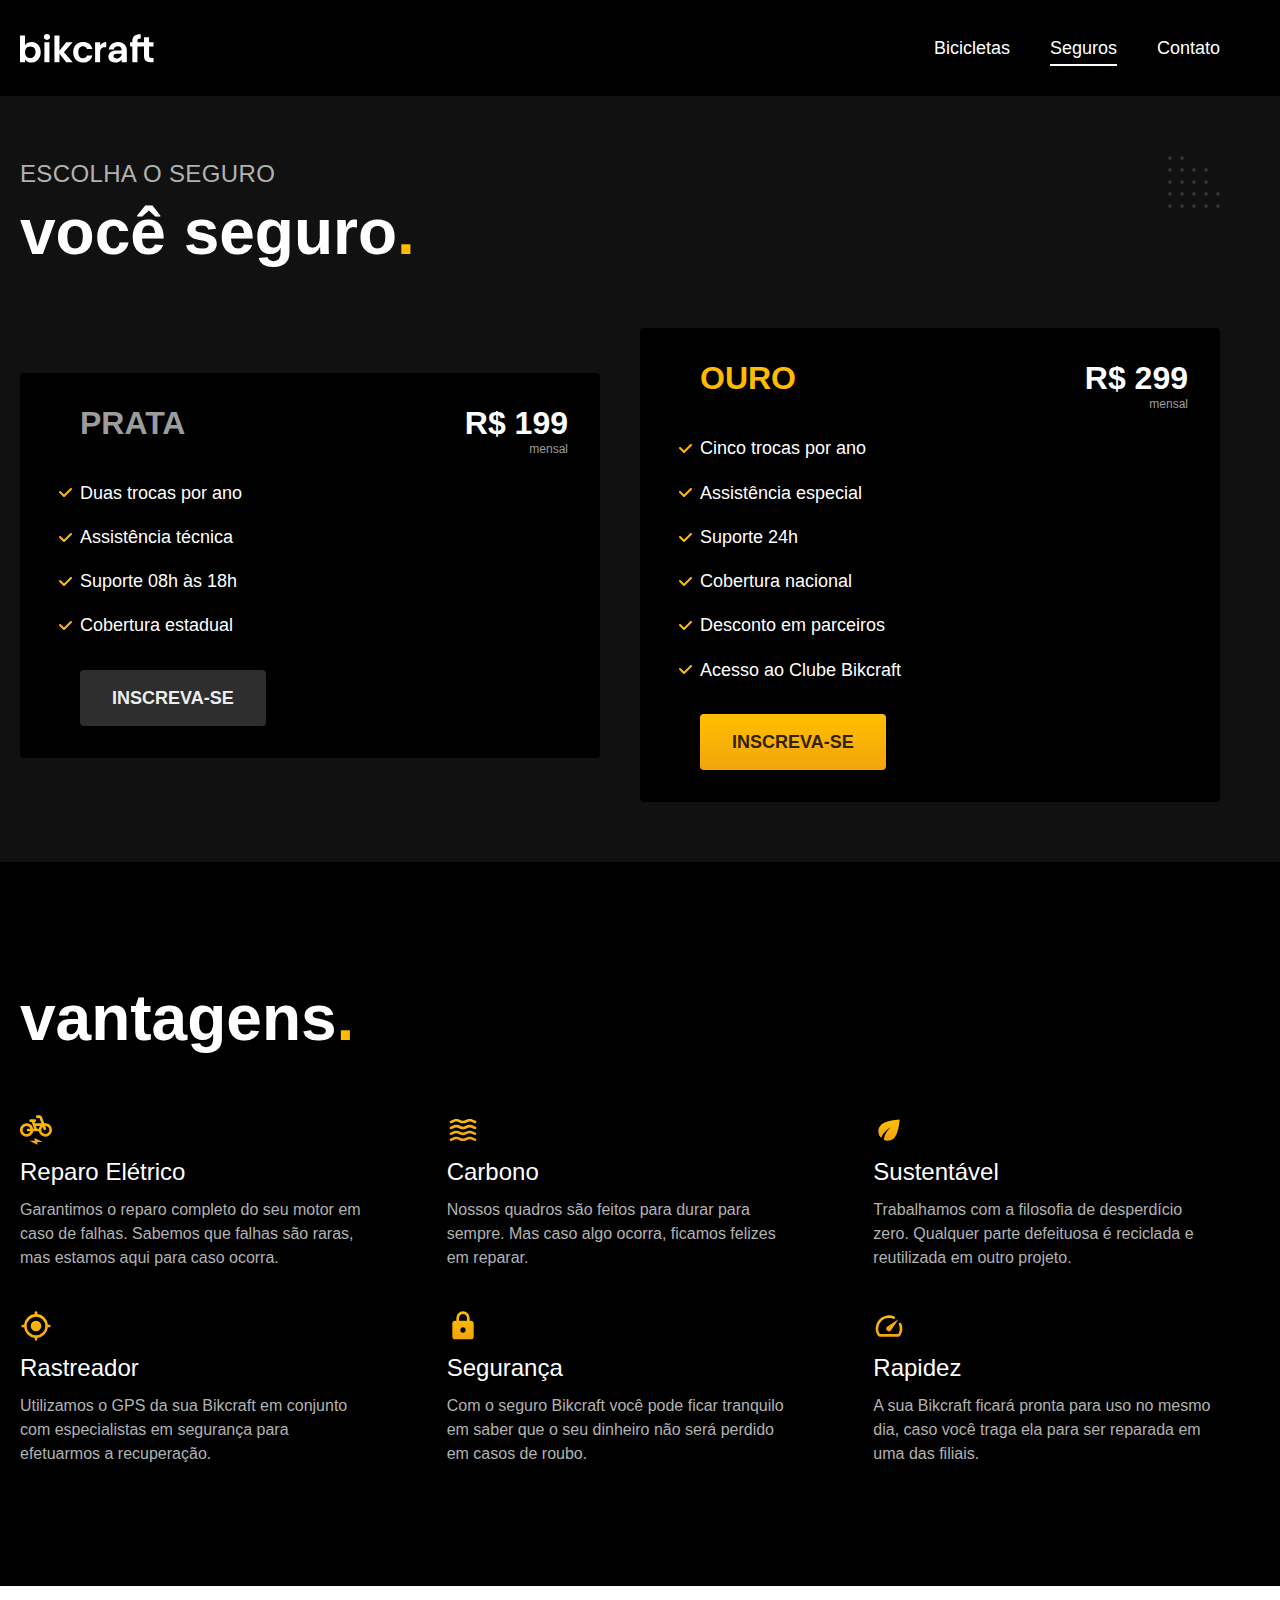
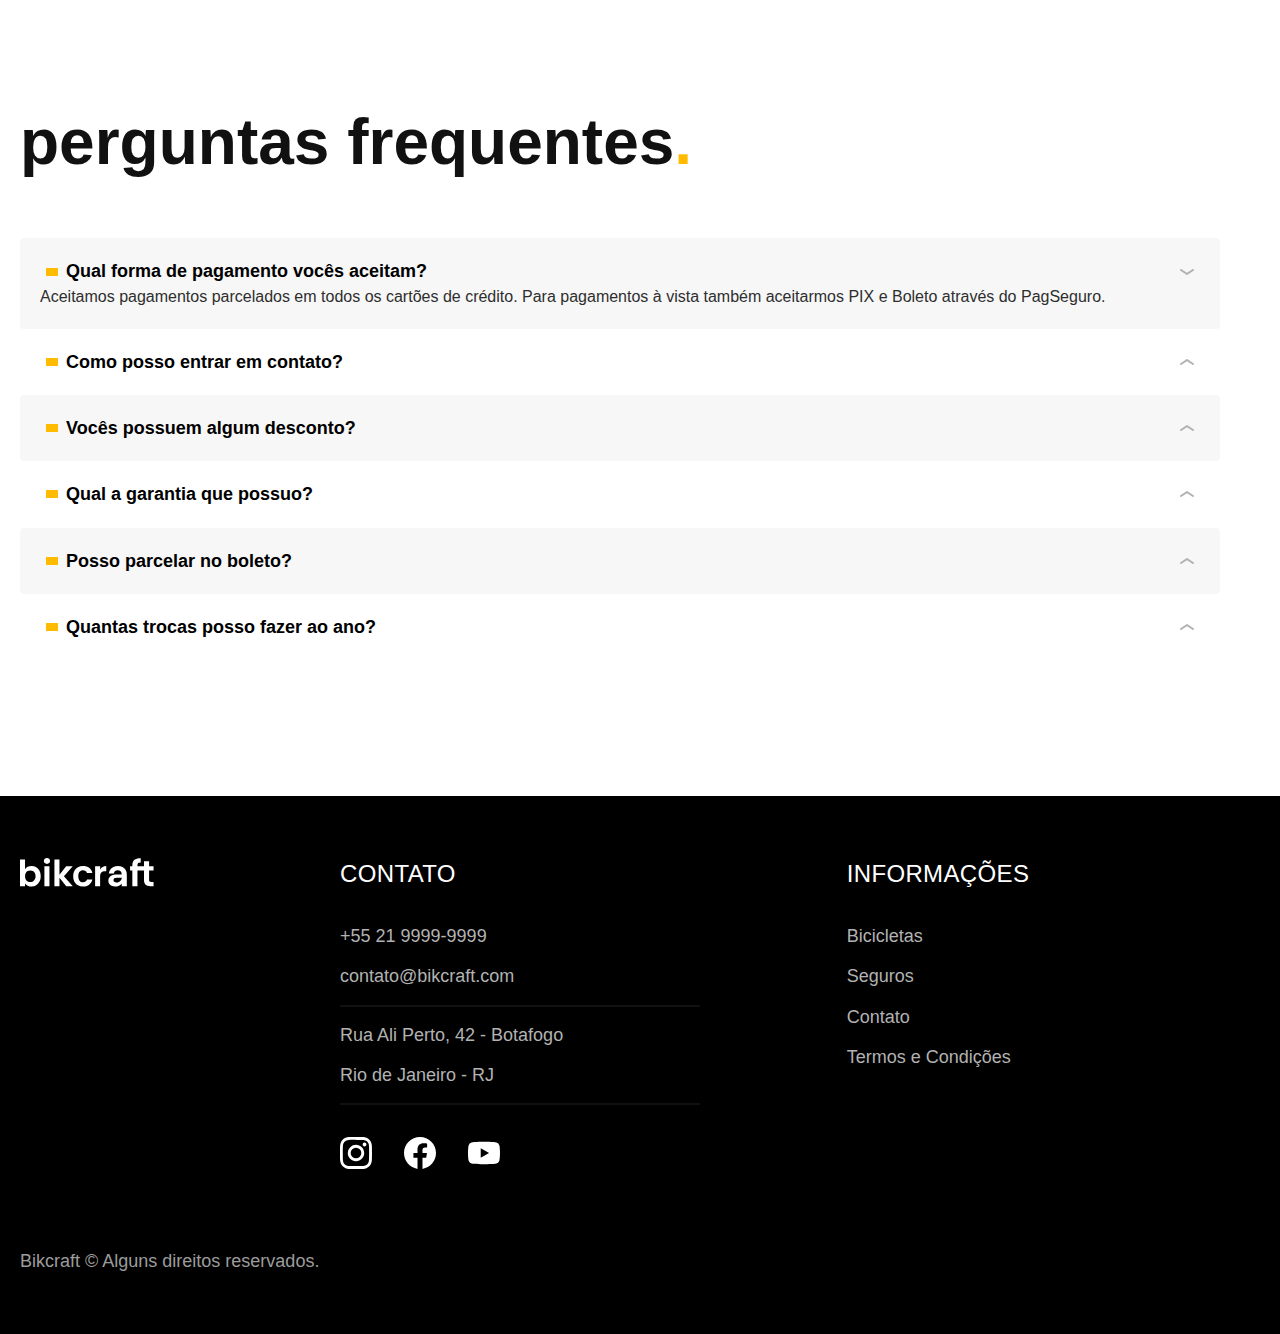
<file: seguros.html>
<!DOCTYPE html>
<html lang="pt-br">

<head>
  <meta charset="UTF-8">
  <meta name="viewport" content="width=device-width, initial-scale=1.0">

  <title>Seguros | Bikcraft</title>
  <meta name="description" content="Seguros.">
  <link rel="icon" href="./favicon.svg" type="image/svg+xml">
  <link rel="preload" href="./css/style.css" as="style">
  <link rel="stylesheet" href="./css/style.css">
</head>

<body id="seguros">
  <header class="header-bg">
    <div class="header container">
      <a href="./">
        <img src="./img/bikcraft.svg" alt="Bikcraft">
      </a>

      <nav aria-label="primaria">
        <ul class="header-menu font-1-m cor-0">
          <li><a href="./bicicletas.html">Bicicletas</a></li>
          <li><a href="./seguros.html">Seguros</a></li>
          <li><a href="./contato.html">Contato</a></li>
        </ul>
      </nav>
    </div>
  </header>

  <main class="seguros-bg">
    <div class="titulo-bg">
      <div class="titulo container">
        <p class="font-2-l-b cor-5">Escolha o seguro</p>
        <h1 class="font-1-xxl cor-0">você seguro<span class="cor-p1">.</span></h1>
      </div>
    </div>

    <div class="seguros container">

      <div class="seguros-item">
        <h3 class="font-1-xl cor-6">PRATA</h3>
        <span class="font-1-xl cor-0">R$ 199 <span class="font-1-xs cor-6">mensal</span></span>
        <ul class="font-2-m cor-0">
          <li>Duas trocas por ano</li>
          <li>Assistência técnica</li>
          <li>Suporte 08h às 18h</li>
          <li>Cobertura estadual</li>
        </ul>
        <a class="botao secundario" href="./orcamento.html?tipo=seguro&produto=prata">Inscreva-se</a>
      </div>

      <div class="seguros-item">
        <h3 class="font-1-xl cor-p1">OURO</h3>
        <span class="font-1-xl cor-0">R$ 299 <span class="font-1-xs cor-6">mensal</span></span>
        <ul class="font-2-m cor-0">
          <li>Cinco trocas por ano</li>
          <li>Assistência especial</li>
          <li>Suporte 24h</li>
          <li>Cobertura nacional</li>
          <li>Desconto em parceiros</li>
          <li>Acesso ao Clube Bikcraft</li>
        </ul>
        <a class="botao" href="./orcamento.html?tipo=seguro&produto=ouro">Inscreva-se</a>
      </div>
    </div>
  </main>

  <article class="vantagens-bg">
    <div class="vantagens container">
      <h2 class="font-1-xxl cor-0">vantagens<span class="cor-p1">.</span></h2>
      <ul>
        <li>
          <img src="./img/icones/eletrica.svg" alt="">
          <h3 class="font-1-l cor-0">Reparo Elétrico</h3>
          <p class="font-2-s cor-5">Garantimos o reparo completo do seu motor em caso de falhas. Sabemos que falhas são raras, mas estamos aqui para caso ocorra.</p>
        </li>
        <li>
          <img src="./img/icones/carbono.svg" alt="">
          <h3 class="font-1-l cor-0">Carbono</h3>
          <p class="font-2-s cor-5">Nossos quadros são feitos para durar para sempre. Mas caso algo ocorra, ficamos felizes em reparar.</p>
        </li>
        <li>
          <img src="./img/icones/sustentavel.svg" alt="">
          <h3 class="font-1-l cor-0">Sustentável</h3>
          <p class="font-2-s cor-5">Trabalhamos com a filosofia de desperdício zero. Qualquer parte defeituosa é reciclada e reutilizada em outro projeto.</p>
        </li>
        <li>
          <img src="./img/icones/rastreador.svg" alt="">
          <h3 class="font-1-l cor-0">Rastreador</h3>
          <p class="font-2-s cor-5">Utilizamos o GPS da sua Bikcraft em conjunto com especialistas em segurança para efetuarmos a recuperação.</p>
        </li>
        <li>
          <img src="./img/icones/seguro.svg" alt="">
          <h3 class="font-1-l cor-0">Segurança</h3>
          <p class="font-2-s cor-5">Com o seguro Bikcraft você pode ficar tranquilo em saber que o seu dinheiro não será perdido em casos de roubo.</p>
        </li>
        <li>
          <img src="./img/icones/velocidade.svg" alt="">
          <h3 class="font-1-l cor-0">Rapidez</h3>
          <p class="font-2-s cor-5">A sua Bikcraft ficará pronta para uso no mesmo dia, caso você traga ela para ser reparada em uma das filiais.</p>
        </li>
      </ul>
    </div>
  </article>

  <article class="perguntas container">
    <h2 class="font-1-xxl">perguntas frequentes<span class="cor-p1">.</span></h2>

    <dl>
      <div>
        <dt><button class="font-1-m-b" aria-controls="pergunta1" aria-expanded="true">Qual forma de pagamento vocês aceitam?</button></dt>
        <dd id="pergunta1" class="font-2-s cor-9 ativa">Aceitamos pagamentos parcelados em todos os cartões de crédito. Para pagamentos à vista também aceitarmos PIX e Boleto através do PagSeguro.</dd>
      </div>
      <div>
        <dt><button class="font-1-m-b" aria-controls="pergunta2" aria-expanded="false">Como posso entrar em contato?</button></dt>
        <dd id="pergunta2" class="font-2-s cor-9">Aceitamos pagamentos parcelados em todos os cartões de crédito. Para pagamentos à vista também aceitarmos PIX e Boleto através do PagSeguro.</dd>
      </div>
      <div>
        <dt><button class="font-1-m-b" aria-controls="pergunta3" aria-expanded="false">Vocês possuem algum desconto?</button></dt>
        <dd id="pergunta3" class="font-2-s cor-9">Aceitamos pagamentos parcelados em todos os cartões de crédito. Para pagamentos à vista também aceitarmos PIX e Boleto através do PagSeguro.</dd>
      </div>
      <div>
        <dt><button class="font-1-m-b" aria-controls="pergunta4" aria-expanded="false">Qual a garantia que possuo?</button></dt>
        <dd id="pergunta4" class="font-2-s cor-9">Aceitamos pagamentos parcelados em todos os cartões de crédito. Para pagamentos à vista também aceitarmos PIX e Boleto através do PagSeguro.</dd>
      </div>
      <div>
        <dt><button class="font-1-m-b" aria-controls="pergunta5" aria-expanded="false">Posso parcelar no boleto?</button></dt>
        <dd id="pergunta5" class="font-2-s cor-9">Aceitamos pagamentos parcelados em todos os cartões de crédito. Para pagamentos à vista também aceitarmos PIX e Boleto através do PagSeguro.</dd>
      </div>
      <div>
        <dt><button class="font-1-m-b" aria-controls="pergunta6" aria-expanded="false">Quantas trocas posso fazer ao ano?</button></dt>
        <dd id="pergunta6" class="font-2-s cor-9">Aceitamos pagamentos parcelados em todos os cartões de crédito. Para pagamentos à vista também aceitarmos PIX e Boleto através do PagSeguro.</dd>
      </div>
    </dl>
  </article>

  <footer class="footer-bg">
    <div class="footer container">
      <img src="./img/bikcraft.svg" alt="Bikcraft">
      <div class="footer-contato">
        <h3 class="font-2-l-b cor-0">Contato</h3>
        <ul class="font-2-m cor-5">
          <li><a href="tel:+552199999999">+55 21 9999-9999</a></li>
          <li><a href="mailto:contato@bikcraft.com">contato@bikcraft.com</a></li>
          <li>Rua Ali Perto, 42 - Botafogo</li>
          <li>Rio de Janeiro - RJ</li>
        </ul>
        <div class="footer-redes">
          <a href="./">
            <img src="./img/redes/instagram.svg" alt="Instagram">
          </a>
          <a href="./">
            <img src="./img/redes/facebook.svg" alt="Facebook">
          </a>
          <a href="./">
            <img src="./img/redes/youtube.svg" alt="Youtube">
          </a>
        </div>
      </div>
      <div class="footer-informacoes">
        <h3 class="font-2-l-b cor-0">Informações</h3>
        <nav>
          <ul class="font-1-m cor-5">
            <li><a href="./bicicletas.html">Bicicletas</a></li>
            <li><a href="./seguros.html">Seguros</a></li>
            <li><a href="./contato.html">Contato</a></li>
            <li><a href="./termos.html">Termos e Condições</a></li>
          </ul>
        </nav>
      </div>
      <p class="footer-copy font-2-m cor-6">Bikcraft © Alguns direitos reservados.</p>
    </div>
  </footer>
  <script src="./js/script.js"></script>
</body>

</html>
</file>
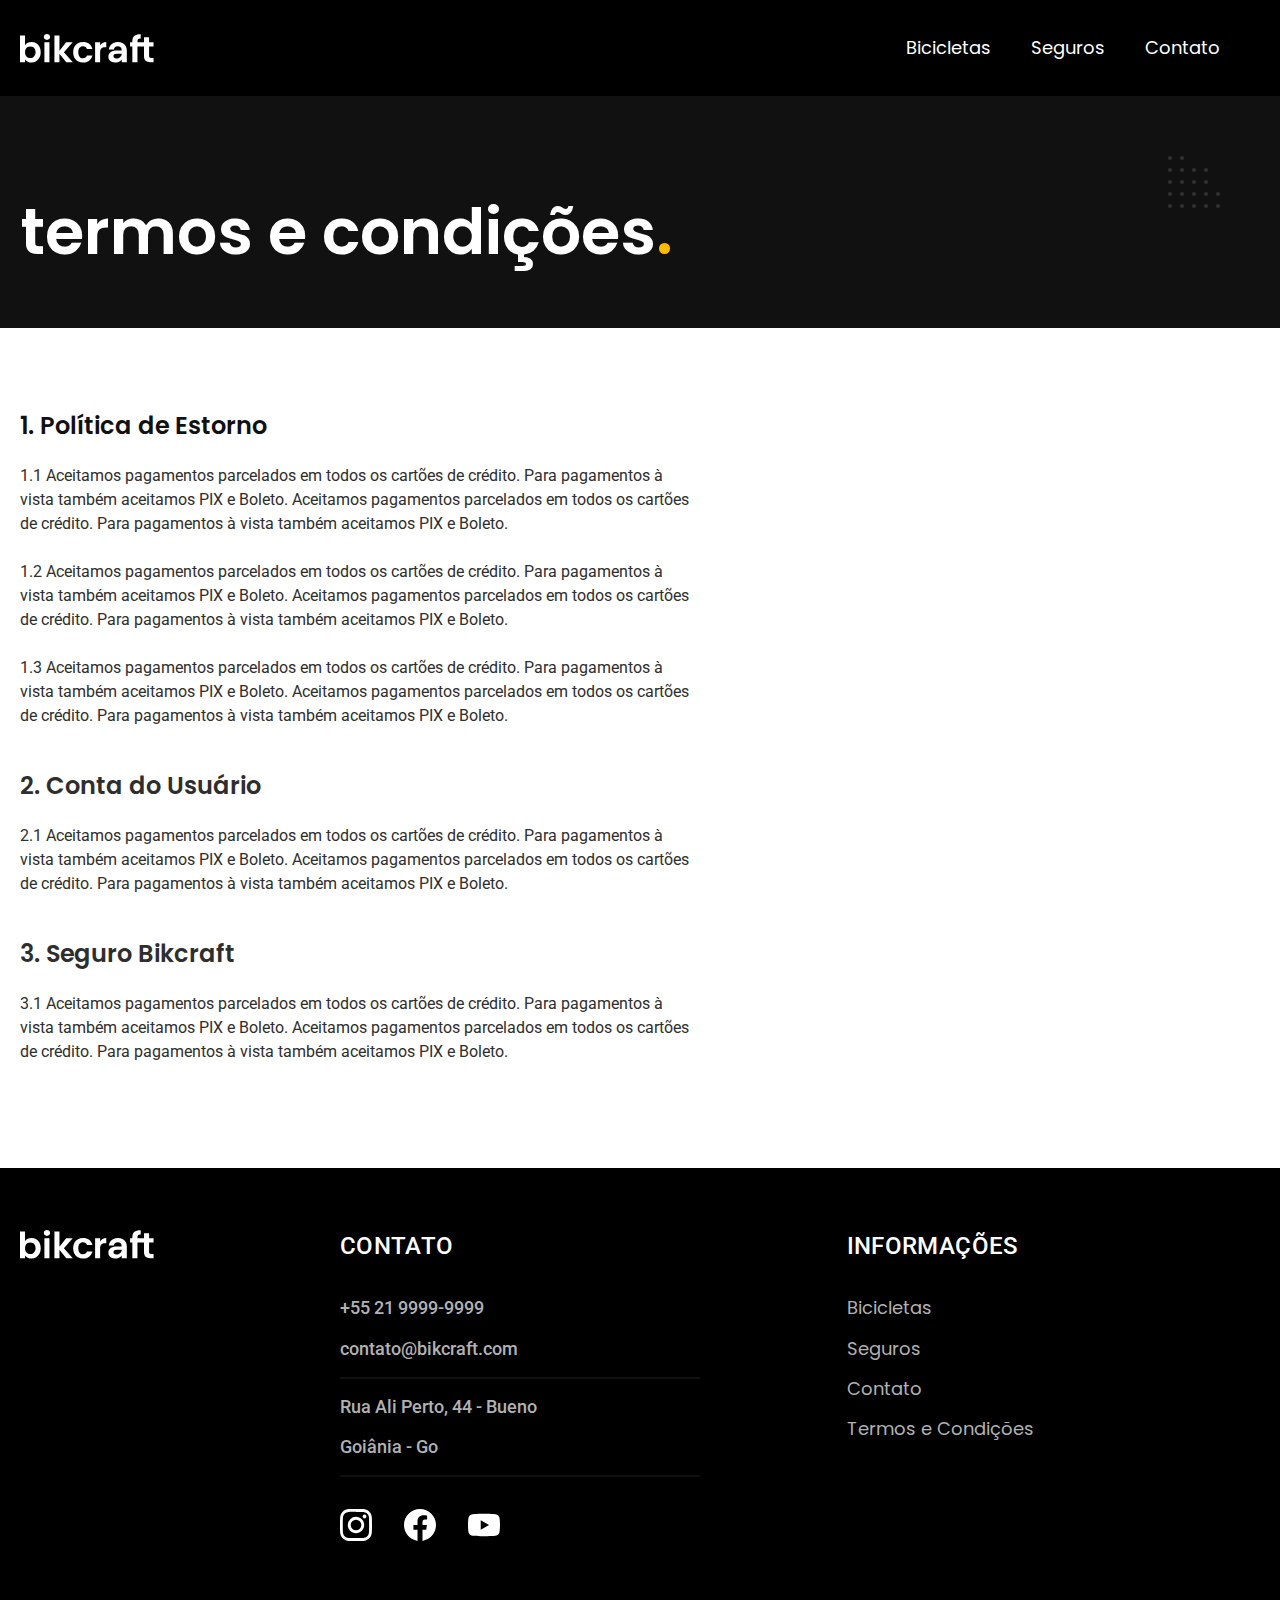
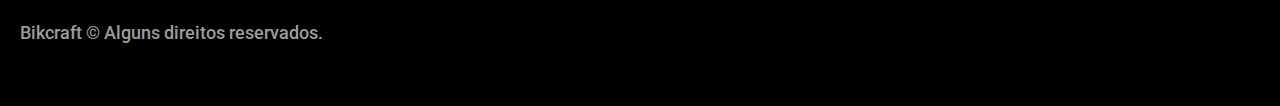
<file: termo.html>
<!DOCTYPE html>
<html lang="pt-br">
<head>
  <meta charset="UTF-8">
  <meta name="viewport" content="width=device-width, initial-scale=1.0">
  <title>Termos e Condições | Bikcraft</title>
  <meta name="description" content="Termos e condições">

  <link rel="stylesheet" href="./css/style.css">
  <link rel="preconnect" href="https://fonts.googleapis.com">
  <link rel="preconnect" href="https://fonts.gstatic.com" crossorigin>
  <link href="https://fonts.googleapis.com/css2?family=Merriweather:ital,wght@1,900&family=Poppins:wght@400;500&family=Roboto:wght@400;500&display=swap" rel="stylesheet">
</head>
<body id="termos">
  <header class="header-bg">
    <div class="header container">
      <a href="./"><img src="./img/bikcraft.svg" alt="Bikcraft">
      </a>      
      <nav aria-label="primaria">
        <ul class="header-menu font-1-m cor-0">
          <li><a href="./bicicletas.html">Bicicletas</a></li>
          <li><a href="./seguros.html">Seguros</a></li>
          <li><a href="./contato.html">Contato</a></li>
        </ul>
      </nav>
    </div>
  </header>

  <main>
    <div class="titulo-bg">
      <div class="titulo container">
        <p class="font-2-l-b cor5">Termos de uso</p>
        <h1 class="font-1-xxl cor-0">termos e condições<span class="cor-p1">.</span></h1>
      </div>
    </div>
    <div class="termos font-2-s cor-10 container">
      <h2 class="font-1-l cor-11">1. Política de Estorno</h2>
      <p>1.1 Aceitamos pagamentos parcelados em todos os cartões de crédito. Para pagamentos à vista também aceitamos PIX e Boleto. Aceitamos pagamentos parcelados em todos os cartões de crédito. Para pagamentos à vista também aceitamos PIX e Boleto.</p>
      <p>1.2 Aceitamos pagamentos parcelados em todos os cartões de crédito. Para pagamentos à vista também aceitamos PIX e Boleto. Aceitamos pagamentos parcelados em todos os cartões de crédito. Para pagamentos à vista também aceitamos PIX e Boleto.</p>
      <p>1.3 Aceitamos pagamentos parcelados em todos os cartões de crédito. Para pagamentos à vista também aceitamos PIX e Boleto. Aceitamos pagamentos parcelados em todos os cartões de crédito. Para pagamentos à vista também aceitamos PIX e Boleto.</p>
      <h2 class="font-1-l cor11">2. Conta do Usuário</h2>
      <p>2.1 Aceitamos pagamentos parcelados em todos os cartões de crédito. Para pagamentos à vista também aceitamos PIX e Boleto. Aceitamos pagamentos parcelados em todos os cartões de crédito. Para pagamentos à vista também aceitamos PIX e Boleto.</p>
      <h2 class="font-1-l cor11">3. Seguro Bikcraft</h2>
      <p>3.1 Aceitamos pagamentos parcelados em todos os cartões de crédito. Para pagamentos à vista também aceitamos PIX e Boleto. Aceitamos pagamentos parcelados em todos os cartões de crédito. Para pagamentos à vista também aceitamos PIX e Boleto.</p>
    </div>
  </main>

  <footer class="footer-bg">
    <div class="footer container">
      <img src="./img/bikcraft.svg" alt="Bikcraft">
      <div class="footer-contato">
        <h3 class="font-2-l-b cor-0">Contato</h3>
        <ul class="font-2-m cor-5">
          <li><a href="tel:+556299999999">+55 21 9999-9999</a></li>
          <li><a href="mailto:contato@bikcraft.com">contato@bikcraft.com</a></li>
          <li>Rua Ali Perto, 44 - Bueno</li>
          <li>Goiânia - Go</li>
        </ul>
        <div class="footer-redes">
          <a href="./">
            <img src="./img/redes/instagram.svg" alt="Instagram">
          </a>
          <a href="./">
            <img src="./img/redes/facebook.svg" alt="Facebook">
          </a>
          <a href="./">
            <img src="./img/redes/youtube.svg" alt="Youtube">
          </a>
        </div>
      </div>
      <div class="footer-informacoes">
        <h3 class="font-2-l-b cor-0">Informações</h3>
        <nav>
          <ul class="font-1-m cor-5">
            <li><a href="./bicicletas.html">Bicicletas</a></li>
            <li><a href="./seguros.html">Seguros</a></li>
            <li><a href="./contato.html">Contato</a></li>
            <li><a href="./termos.html">Termos e Condições</a></li>
          </ul>
        </nav>
      </div>
      <p class="footer-copy font-2-m cor-6">Bikcraft © Alguns direitos reservados.</p>
    </div>
  </footer>
</file>
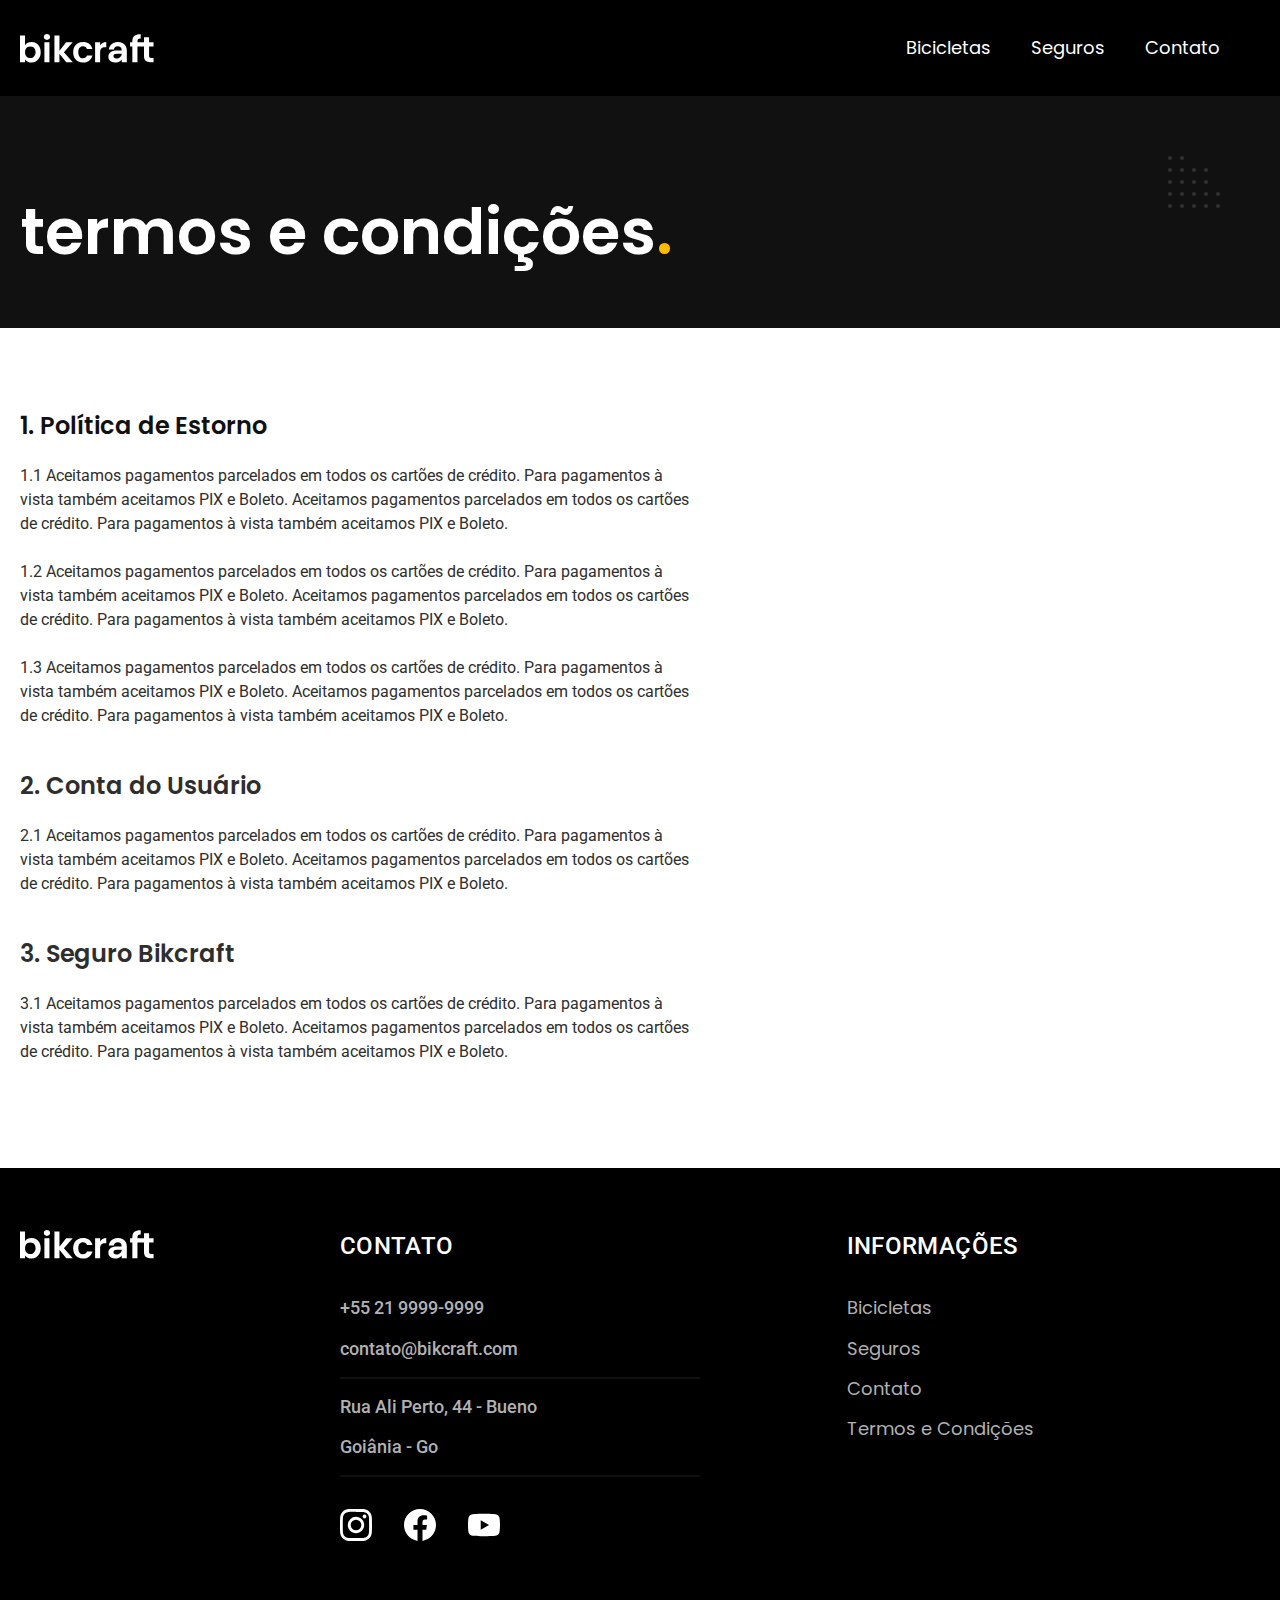
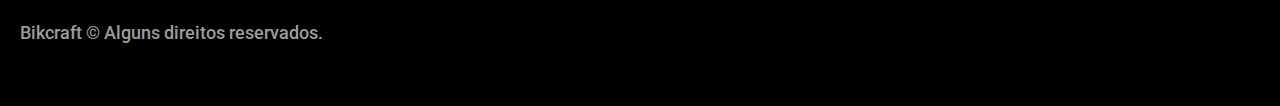
<file: termos.html>
<!DOCTYPE html>
<html lang="pt-br">

<head>
  <meta charset="UTF-8">
  <meta name="viewport" content="width=device-width, initial-scale=1.0">
  <title>Termos e Condições | Bikcraft</title>
  <meta name="description" content="Termos e condições">
  
  <link rel="icon" href="./favicon.svg" type="image/svg+xml">  
  <link rel="preload" href="./css/style.css" as="style">
  <link rel="stylesheet" href="./css/style.css">
  <link rel="preconnect" href="https://fonts.googleapis.com">
  <link rel="preconnect" href="https://fonts.gstatic.com" crossorigin>
  <link href="https://fonts.googleapis.com/css2?family=Merriweather:ital,wght@1,900&family=Poppins:wght@400;500&family=Roboto:wght@400;500&display=swap" rel="stylesheet">
</head>

<body id="termos">
  <header class="header-bg">
    <div class="header container">
      <a href="./"><img src="./img/bikcraft.svg" alt="Bikcraft">
      </a>
      <nav aria-label="primaria">
        <ul class="header-menu font-1-m cor-0">
          <li><a href="./bicicletas.html">Bicicletas</a></li>
          <li><a href="./seguros.html">Seguros</a></li>
          <li><a href="./contato.html">Contato</a></li>
        </ul>
      </nav>
    </div>
  </header>

  <main>
    <div class="titulo-bg">
      <div class="titulo container">
        <p class="font-2-l-b cor5">Termos de uso</p>
        <h1 class="font-1-xxl cor-0">termos e condições<span class="cor-p1">.</span></h1>
      </div>
    </div>
    <div class="termos font-2-s cor-10 container">
      <h2 class="font-1-l cor-11">1. Política de Estorno</h2>
      <p>1.1 Aceitamos pagamentos parcelados em todos os cartões de crédito. Para pagamentos à vista também aceitamos PIX e Boleto. Aceitamos pagamentos parcelados em todos os cartões de crédito. Para pagamentos à vista também aceitamos PIX e Boleto.</p>
      <p>1.2 Aceitamos pagamentos parcelados em todos os cartões de crédito. Para pagamentos à vista também aceitamos PIX e Boleto. Aceitamos pagamentos parcelados em todos os cartões de crédito. Para pagamentos à vista também aceitamos PIX e Boleto.</p>
      <p>1.3 Aceitamos pagamentos parcelados em todos os cartões de crédito. Para pagamentos à vista também aceitamos PIX e Boleto. Aceitamos pagamentos parcelados em todos os cartões de crédito. Para pagamentos à vista também aceitamos PIX e Boleto.</p>
      <h2 class="font-1-l cor11">2. Conta do Usuário</h2>
      <p>2.1 Aceitamos pagamentos parcelados em todos os cartões de crédito. Para pagamentos à vista também aceitamos PIX e Boleto. Aceitamos pagamentos parcelados em todos os cartões de crédito. Para pagamentos à vista também aceitamos PIX e Boleto.</p>
      <h2 class="font-1-l cor11">3. Seguro Bikcraft</h2>
      <p>3.1 Aceitamos pagamentos parcelados em todos os cartões de crédito. Para pagamentos à vista também aceitamos PIX e Boleto. Aceitamos pagamentos parcelados em todos os cartões de crédito. Para pagamentos à vista também aceitamos PIX e Boleto.</p>
    </div>
  </main>

  <footer class="footer-bg">
    <div class="footer container">
      <img src="./img/bikcraft.svg" alt="Bikcraft">
      <div class="footer-contato">
        <h3 class="font-2-l-b cor-0">Contato</h3>
        <ul class="font-2-m cor-5">
          <li><a href="tel:+556299999999">+55 21 9999-9999</a></li>
          <li><a href="mailto:contato@bikcraft.com">contato@bikcraft.com</a></li>
          <li>Rua Ali Perto, 44 - Bueno</li>
          <li>Goiânia - Go</li>
        </ul>
        <div class="footer-redes">
          <a href="./">
            <img src="./img/redes/instagram.svg" alt="Instagram">
          </a>
          <a href="./">
            <img src="./img/redes/facebook.svg" alt="Facebook">
          </a>
          <a href="./">
            <img src="./img/redes/youtube.svg" alt="Youtube">
          </a>
        </div>
      </div>
      <div class="footer-informacoes">
        <h3 class="font-2-l-b cor-0">Informações</h3>
        <nav>
          <ul class="font-1-m cor-5">
            <li><a href="./bicicletas.html">Bicicletas</a></li>
            <li><a href="./seguros.html">Seguros</a></li>
            <li><a href="./contato.html">Contato</a></li>
            <li><a href="./termos.html">Termos e Condições</a></li>
          </ul>
        </nav>
      </div>
      <p class="footer-copy font-2-m cor-6">Bikcraft © Alguns direitos reservados.</p>
    </div>
  </footer>
  <script src="./js/script.js"></script>
</body>
</html>
</file>
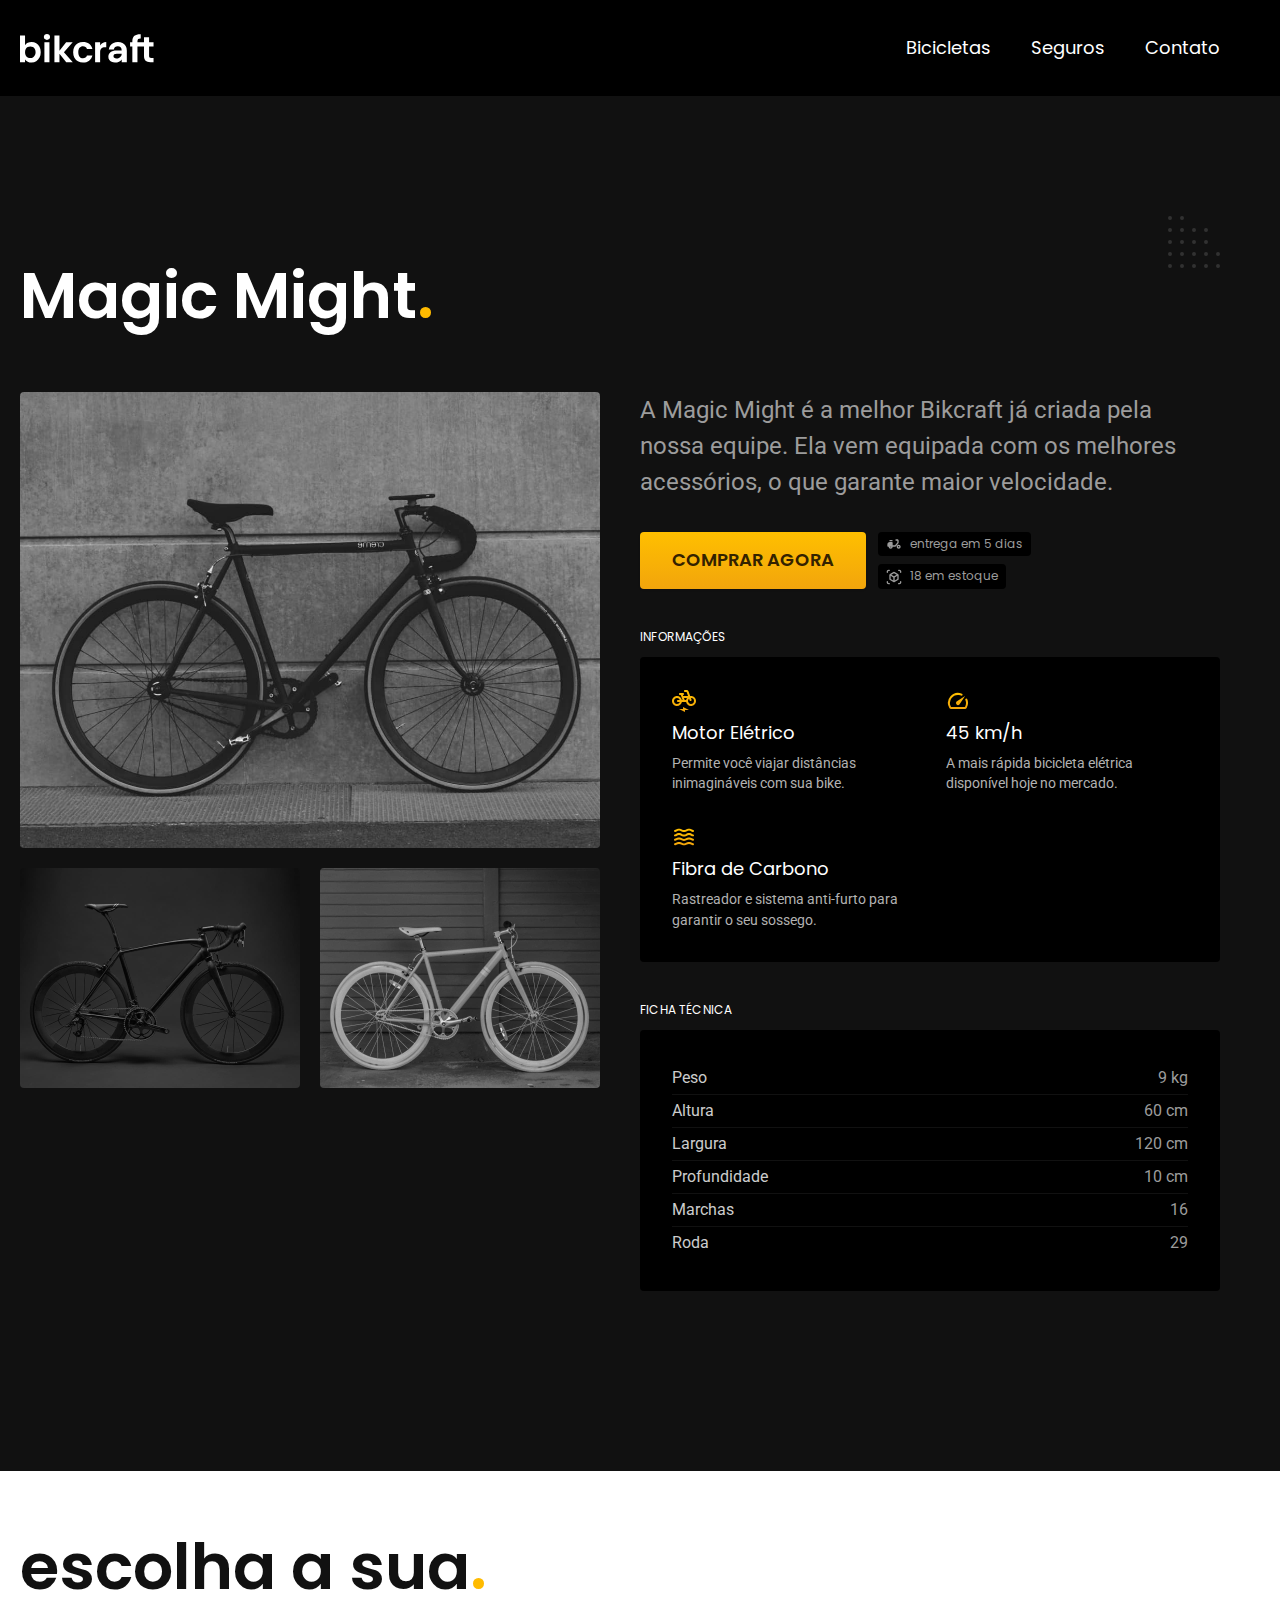
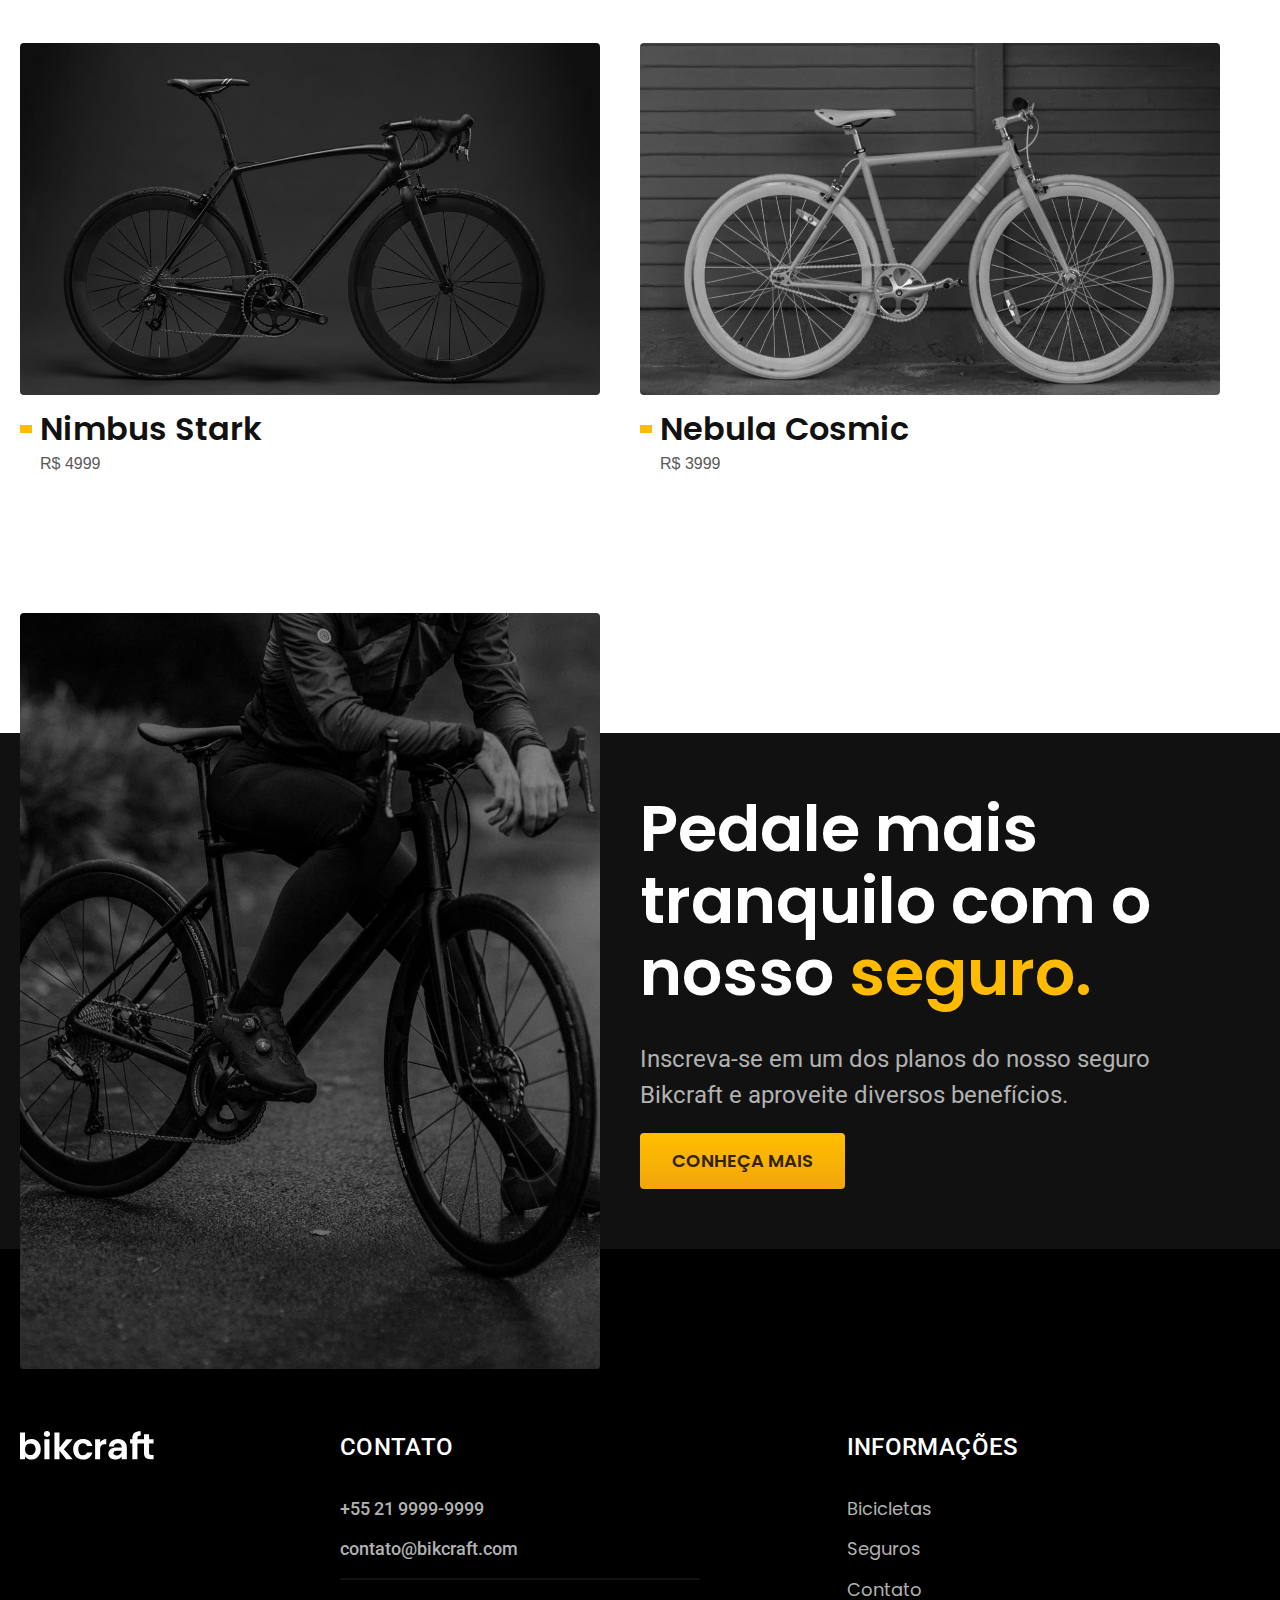
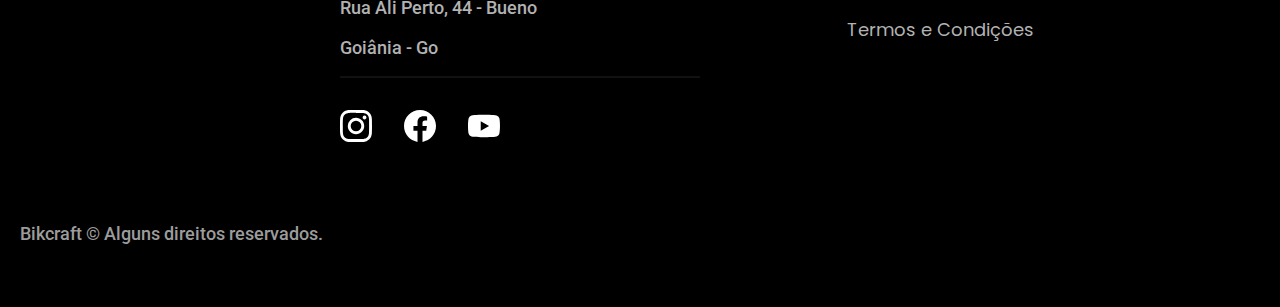
<file: bicicletas/magic.html>
<!DOCTYPE html>
<html lang="pt-br">

<head>
  <meta charset="UTF-8">
  <meta name="viewport" content="width=device-width, initial-scale=1.0">
  <title>Magic | Bikcraft</title>
  <meta name="description" content="Termos e condições">
  <link rel="icon" href="../favicon.svg" type="image/svg+xml">  
  <link rel="stylesheet" href="../css/style.css">
  <link rel="preconnect" href="https://fonts.googleapis.com">
  <link rel="preconnect" href="https://fonts.gstatic.com" crossorigin>
  <link href="https://fonts.googleapis.com/css2?family=Merriweather:ital,wght@1,900&family=Poppins:wght@400;500&family=Roboto:wght@400;500&display=swap" rel="stylesheet">
</head>

<body id="bicicleta">
  <header class="header-bg">
    <div class="header container">
      <a href="../"><img src="../img/bikcraft.svg" alt="Bikcraft">
      </a>
      <nav aria-label="primaria">
        <ul class="header-menu font-1-m cor-0">
          <li><a href="../bicicletas.html">Bicicletas</a></li>
          <li><a href="../seguros.html">Seguros</a></li>
          <li><a href="../contato.html">Contato</a></li>
        </ul>
      </nav>
    </div>
  </header>

  <main class="titulo-bg">
    <div class="titulo-bg">
      <div class="titulo container">
        <p class="font-2-xl cor5">R$ 2499</p>
        <h1 class="font-1-xxl cor-0">Magic Might<span class="cor-p1">.</span></h1>
      </div>
      <div class="bicicleta container">
        <div class="bicicleta-imagens">
          <img src="../img/bicicleta/nimbus2.jpg" alt="Bicicleta 1">
          <img src="../img/bicicleta/nimbus1.jpg" alt="Bicicleta 2">
          <img src="../img/bicicleta/nimbus3.jpg" alt="Bicicleta 3">
        </div>
        <div class="bicicleta-conteudo">
          <p class="font-2-l cor-6">A Magic Might é a melhor Bikcraft já criada pela nossa equipe. Ela vem equipada com os melhores acessórios, o que garante maior velocidade.</p>
          <div class="bicicleta-comprar">
            <a class="botao" href="../orcamento.html?tipo=bikcraft&produto=magic">Comprar Agora</a>
            <span class="font-1-xs cor-6"><img src="../img/icones/entrega.svg"> entrega em 5 dias</span>
            <span class="font-1-xs cor-6"><img src="../img/icones/estoque.svg"> 18 em estoque</span>
          </div>

          <h2 class="font-1-xs cor-0">Informações</h2>
          <ul class="bicicleta-informacoes">
            <li>
              <img src="../img/icones/eletrica.svg" alt="">
              <h3 class="font-1-m cor-0">Motor Elétrico</h3>
              <p class="font-2-xs cor-5">Permite você viajar distâncias inimagináveis com sua bike.</p>
            </li>
            <li>
              <img src="../img/icones/velocidade.svg" alt="">
              <h3 class="font-1-m cor-0">45 km/h</h3>
              <p class="font-2-xs cor-5">A mais rápida bicicleta elétrica disponível hoje no mercado.</p>
            </li>
            <li>
              <img src="../img/icones/carbono.svg" alt="">
              <h3 class="font-1-m cor-0">Fibra de Carbono</h3>
              <p class="font-2-xs cor-5">Rastreador e sistema anti-furto para garantir o seu sossego.</p>
            </li>
          </ul>
          <h2 class="font-1-xs cor-0">Ficha Técnica</h2>
          <ul class="bicicleta-ficha font-2-s cor-4">
            <li>Peso <span>9 kg</span></li>
            <li>Altura <span>60 cm</span></li>
            <li>Largura <span>120 cm</span></li>
            <li>Profundidade <span>10 cm</span></li>
            <li>Marchas <span>16</span></li>
            <li>Roda <span>29</span></li>
          </ul>
        </div>
      </div>
  </main>
  <article class="bicicletas-lista container">
    <h2 class="font-1-xxl">escolha a sua<span class="cor-p1">.</span></h2>
    <ul>
      <li>
        <a href="./nimbus.html">
          <img src="../img/bicicletas/nimbus.jpg" alt="Bicicleta preta">
          <h3 class="font-1-xl">Nimbus Stark</h3>
          <span class="font2-m cor-8">R$ 4999</span>
        </a>
      </li>
      <li>
        <a href="./nimbus.html">
          <img src="../img/bicicletas/nebula.jpg" alt="Bicicleta preta">
          <h3 class="font-1-xl">Nebula Cosmic</h3>
          <span class="font2-m cor-8">R$ 3999</span>
        </a>
      </li>
    </ul>
  </article>
  <article class="seguro-bg">
    <div class="seguro container">
      <div class="seguro-imagem">
        <img src="../img/fotos/seguros.jpg" alt="Pessoa parada em cima de uma bicicleta.">
      </div>
      <div class="seguro-conteudo">
        <h2 class="font-1-xxl cor-0">Pedale mais tranquilo com o nosso <span class="cor-p1">seguro.</span></h2>
        <p class="font-2-l cor-5">Inscreva-se em um dos planos do nosso seguro Bikcraft e aproveite diversos benefícios.</p>
        <a class="botao" href="../seguros.html">Conheça Mais</a>
      </div>
    </div>
  </article>
  <footer class="footer-bg">
    <div class="footer container">
      <img src="../img/bikcraft.svg" alt="Bikcraft">
      <div class="footer-contato">
        <h3 class="font-2-l-b cor-0">Contato</h3>
        <ul class="font-2-m cor-5">
          <li><a href="tel:+556299999999">+55 21 9999-9999</a></li>
          <li><a href="mailto:contato@bikcraft.com">contato@bikcraft.com</a></li>
          <li>Rua Ali Perto, 44 - Bueno</li>
          <li>Goiânia - Go</li>
        </ul>
        <div class="footer-redes">
          <a href="../">
            <img src="../img/redes/instagram.svg" alt="Instagram">
          </a>
          <a href="../">
            <img src="../img/redes/facebook.svg" alt="Facebook">
          </a>
          <a href="../">
            <img src="../img/redes/youtube.svg" alt="Youtube">
          </a>
        </div>
      </div>
      <div class="footer-informacoes">
        <h3 class="font-2-l-b cor-0">Informações</h3>
        <nav>
          <ul class="font-1-m cor-5">
            <li><a href="../bicicletas.html">Bicicletas</a></li>
            <li><a href="../seguros.html">Seguros</a></li>
            <li><a href="../contato.html">Contato</a></li>
            <li><a href="../termos.html">Termos e Condições</a></li>
          </ul>
        </nav>
      </div>
      <p class="footer-copy font-2-m cor-6">Bikcraft © Alguns direitos reservados.</p>
    </div>
  </footer>
  <script src="../js/script.js"></script>
</body>

</html>
</file>
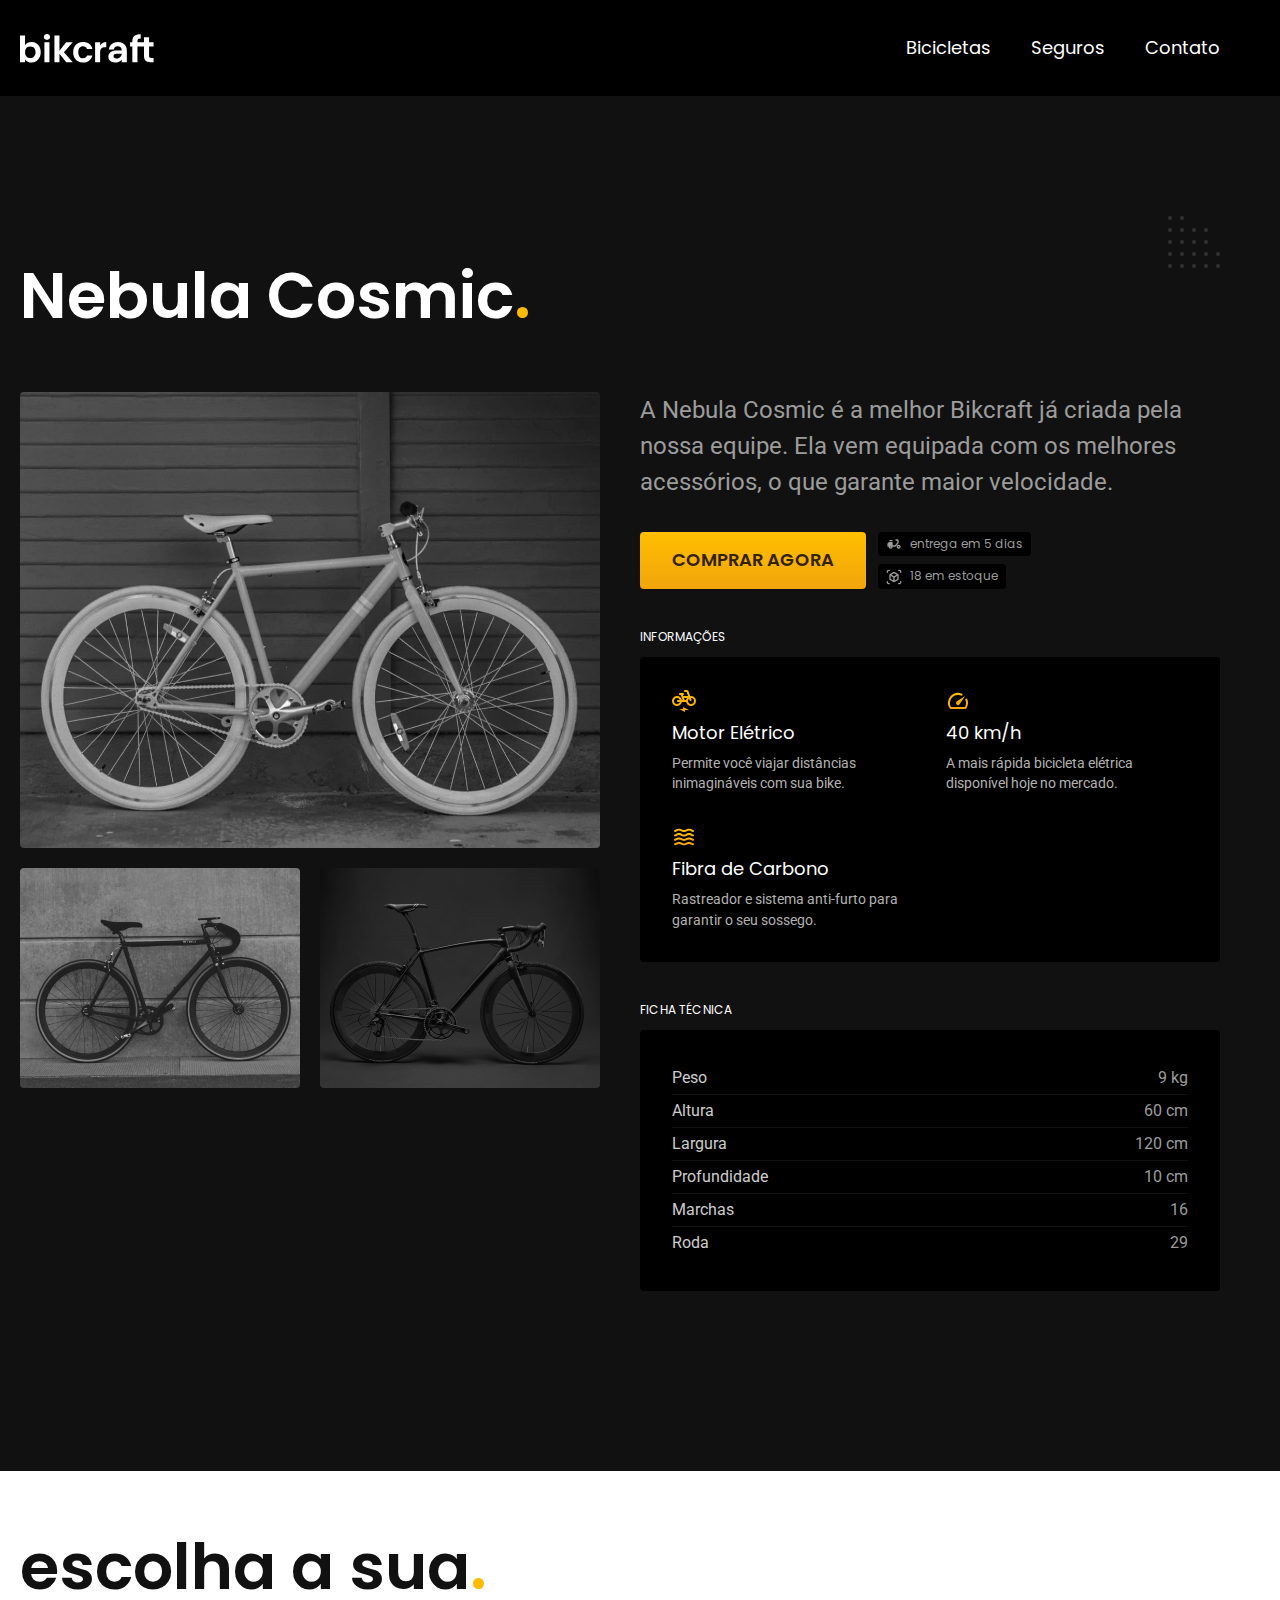
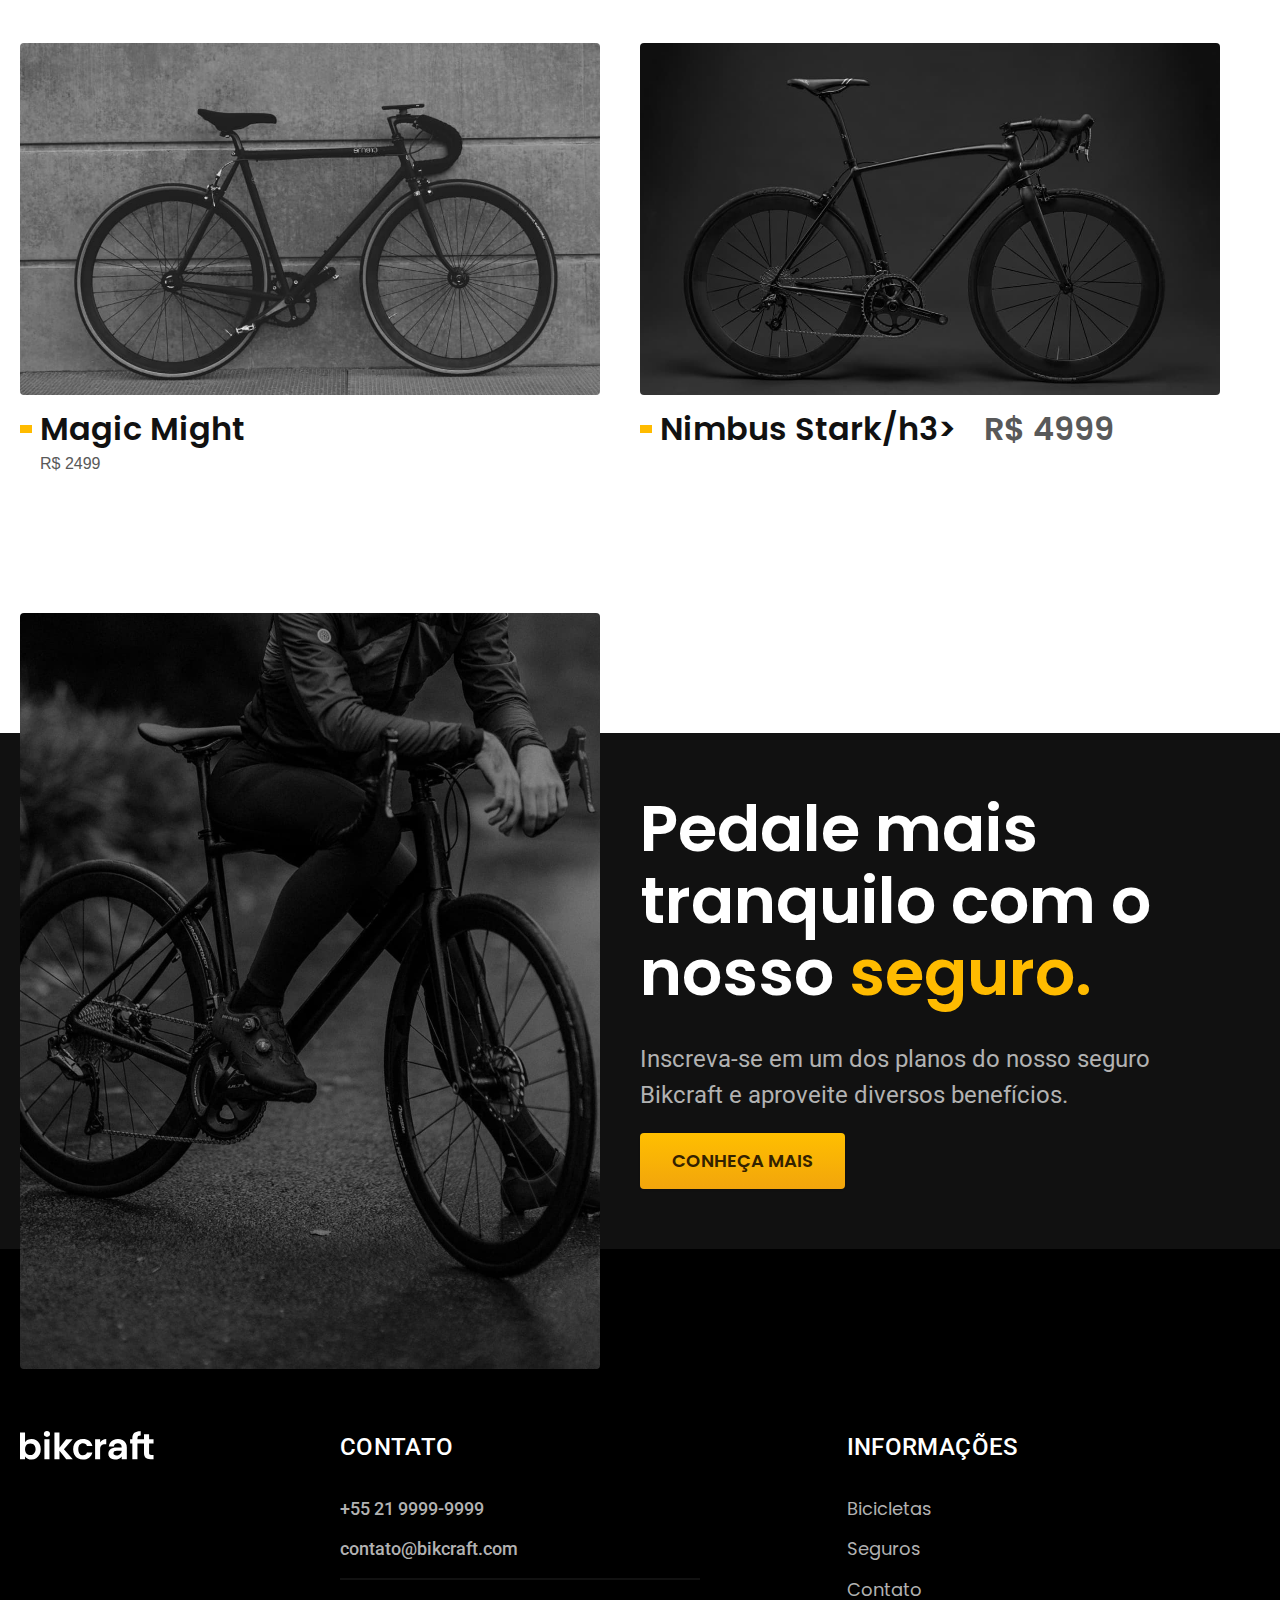
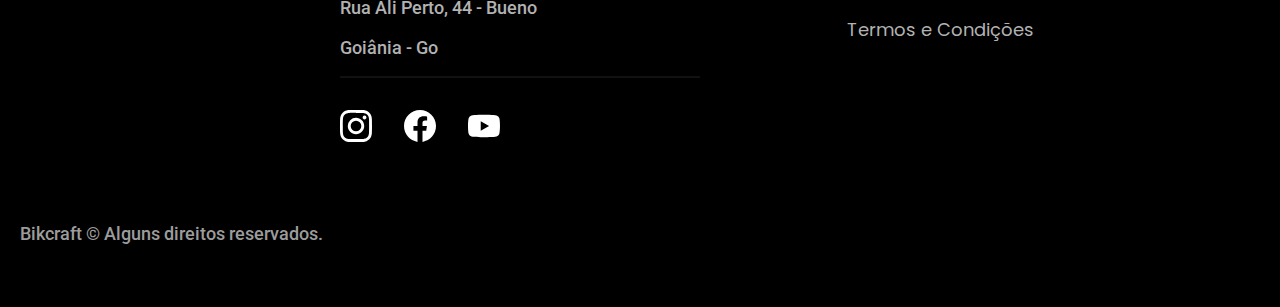
<file: bicicletas/nebula.html>
<!DOCTYPE html>
<html lang="pt-br">

<head>
  <meta charset="UTF-8">
  <meta name="viewport" content="width=device-width, initial-scale=1.0">
  <title>Nebula | Bikcraft</title>
  <meta name="description" content="Termos e condições">

  <link rel="icon" href="../favicon.svg" type="image/svg+xml">  
  <link rel="stylesheet" href="../css/style.css">
  <link rel="preconnect" href="https://fonts.googleapis.com">
  <link rel="preconnect" href="https://fonts.gstatic.com" crossorigin>
  <link href="https://fonts.googleapis.com/css2?family=Merriweather:ital,wght@1,900&family=Poppins:wght@400;500&family=Roboto:wght@400;500&display=swap" rel="stylesheet">
</head>

<body id="bicicleta">
  <header class="header-bg">
    <div class="header container">
      <a href="../"><img src="../img/bikcraft.svg" alt="Bikcraft">
      </a>
      <nav aria-label="primaria">
        <ul class="header-menu font-1-m cor-0">
          <li><a href="../bicicletas.html">Bicicletas</a></li>
          <li><a href="../seguros.html">Seguros</a></li>
          <li><a href="../contato.html">Contato</a></li>
        </ul>
      </nav>
    </div>
  </header>

  <main class="titulo-bg">
    <div class="titulo-bg">
      <div class="titulo container">
        <p class="font-2-xl cor5">R$ 3999</p>
        <h1 class="font-1-xxl cor-0">Nebula Cosmic<span class="cor-p1">.</span></h1>
      </div>
      <div class="bicicleta container">
        <div class="bicicleta-imagens">
          <img src="../img/bicicleta/nimbus3.jpg" alt="Bicicleta 1">
          <img src="../img/bicicleta/nimbus2.jpg" alt="Bicicleta 2">
          <img src="../img/bicicleta/nimbus1.jpg" alt="Bicicleta 3">
        </div>
        <div class="bicicleta-conteudo">
          <p class="font-2-l cor-6">A Nebula Cosmic é a melhor Bikcraft já criada pela nossa equipe. Ela vem equipada com os melhores acessórios, o que garante maior velocidade.</p>
          <div class="bicicleta-comprar">
            <a class="botao" href="../orcamento.html?tipo=bikcraft&produto=nebula">Comprar Agora</a>
            <span class="font-1-xs cor-6"><img src="../img/icones/entrega.svg"> entrega em 5 dias</span>
            <span class="font-1-xs cor-6"><img src="../img/icones/estoque.svg"> 18 em estoque</span>
          </div>

          <h2 class="font-1-xs cor-0">Informações</h2>
          <ul class="bicicleta-informacoes">
            <li>
              <img src="../img/icones/eletrica.svg" alt="">
              <h3 class="font-1-m cor-0">Motor Elétrico</h3>
              <p class="font-2-xs cor-5">Permite você viajar distâncias inimagináveis com sua bike.</p>
            </li>
            <li>
              <img src="../img/icones/velocidade.svg" alt="">
              <h3 class="font-1-m cor-0">40 km/h</h3>
              <p class="font-2-xs cor-5">A mais rápida bicicleta elétrica disponível hoje no mercado.</p>
            </li>
            <li>
              <img src="../img/icones/carbono.svg" alt="">
              <h3 class="font-1-m cor-0">Fibra de Carbono</h3>
              <p class="font-2-xs cor-5">Rastreador e sistema anti-furto para garantir o seu sossego.</p>
            </li>
          </ul>
          <h2 class="font-1-xs cor-0">Ficha Técnica</h2>
          <ul class="bicicleta-ficha font-2-s cor-4">
            <li>Peso <span>9 kg</span></li>
            <li>Altura <span>60 cm</span></li>
            <li>Largura <span>120 cm</span></li>
            <li>Profundidade <span>10 cm</span></li>
            <li>Marchas <span>16</span></li>
            <li>Roda <span>29</span></li>
          </ul>
        </div>
      </div>
  </main>
  <article class="bicicletas-lista container">
    <h2 class="font-1-xxl">escolha a sua<span class="cor-p1">.</span></h2>
    <ul>
      <li>
        <a href="./magic.html">
          <img src="../img/bicicletas/magic.jpg" alt="Bicicleta preta">
          <h3 class="font-1-xl">Magic Might</h3>
          <span class="font2-m cor-8">R$ 2499</span>
        </a>
      </li>
      <li>
        <a href="./nebula.html">
          <img src="../img/bicicletas/nimbus.jpg" alt="Bicicleta preta">
          <h3 class="font-1-xl">Nimbus Stark/h3>
            <span class="font2-m cor-8">R$ 4999</span>
        </a>
      </li>
    </ul>
  </article>
  <article class="seguro-bg">
    <div class="seguro container">
      <div class="seguro-imagem">
        <img src="../img/fotos/seguros.jpg" alt="Pessoa parada em cima de uma bicicleta.">
      </div>
      <div class="seguro-conteudo">
        <h2 class="font-1-xxl cor-0">Pedale mais tranquilo com o nosso <span class="cor-p1">seguro.</span></h2>
        <p class="font-2-l cor-5">Inscreva-se em um dos planos do nosso seguro Bikcraft e aproveite diversos benefícios.</p>
        <a class="botao" href="../seguros.html">Conheça Mais</a>
      </div>
    </div>
  </article>
  <footer class="footer-bg">
    <div class="footer container">
      <img src="../img/bikcraft.svg" alt="Bikcraft">
      <div class="footer-contato">
        <h3 class="font-2-l-b cor-0">Contato</h3>
        <ul class="font-2-m cor-5">
          <li><a href="tel:+556299999999">+55 21 9999-9999</a></li>
          <li><a href="mailto:contato@bikcraft.com">contato@bikcraft.com</a></li>
          <li>Rua Ali Perto, 44 - Bueno</li>
          <li>Goiânia - Go</li>
        </ul>
        <div class="footer-redes">
          <a href="../">
            <img src="../img/redes/instagram.svg" alt="Instagram">
          </a>
          <a href="../">
            <img src="../img/redes/facebook.svg" alt="Facebook">
          </a>
          <a href="../">
            <img src="../img/redes/youtube.svg" alt="Youtube">
          </a>
        </div>
      </div>
      <div class="footer-informacoes">
        <h3 class="font-2-l-b cor-0">Informações</h3>
        <nav>
          <ul class="font-1-m cor-5">
            <li><a href="../bicicletas.html">Bicicletas</a></li>
            <li><a href="../seguros.html">Seguros</a></li>
            <li><a href="../contato.html">Contato</a></li>
            <li><a href="../termos.html">Termos e Condições</a></li>
          </ul>
        </nav>
      </div>
      <p class="footer-copy font-2-m cor-6">Bikcraft © Alguns direitos reservados.</p>
    </div>
  </footer>
  <script src="../js/script.js"></script>
</body>

</html>
</file>
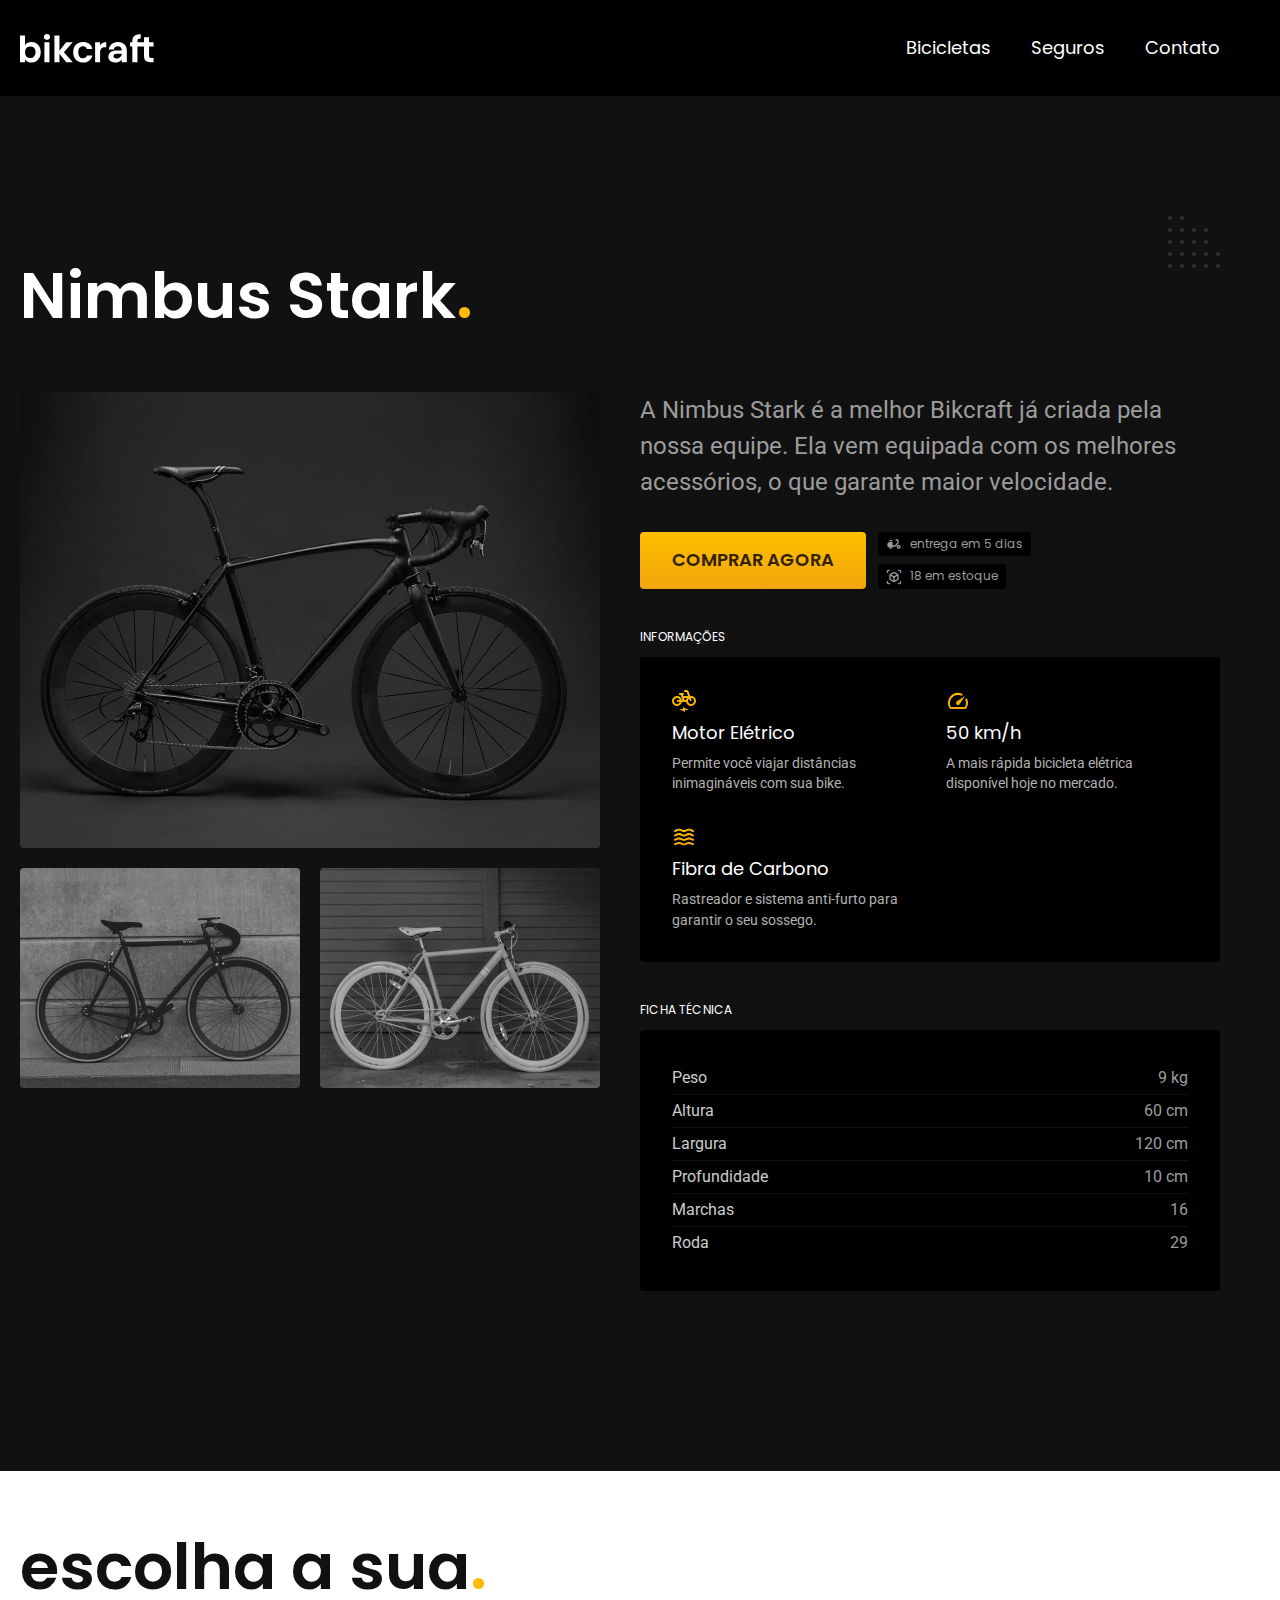
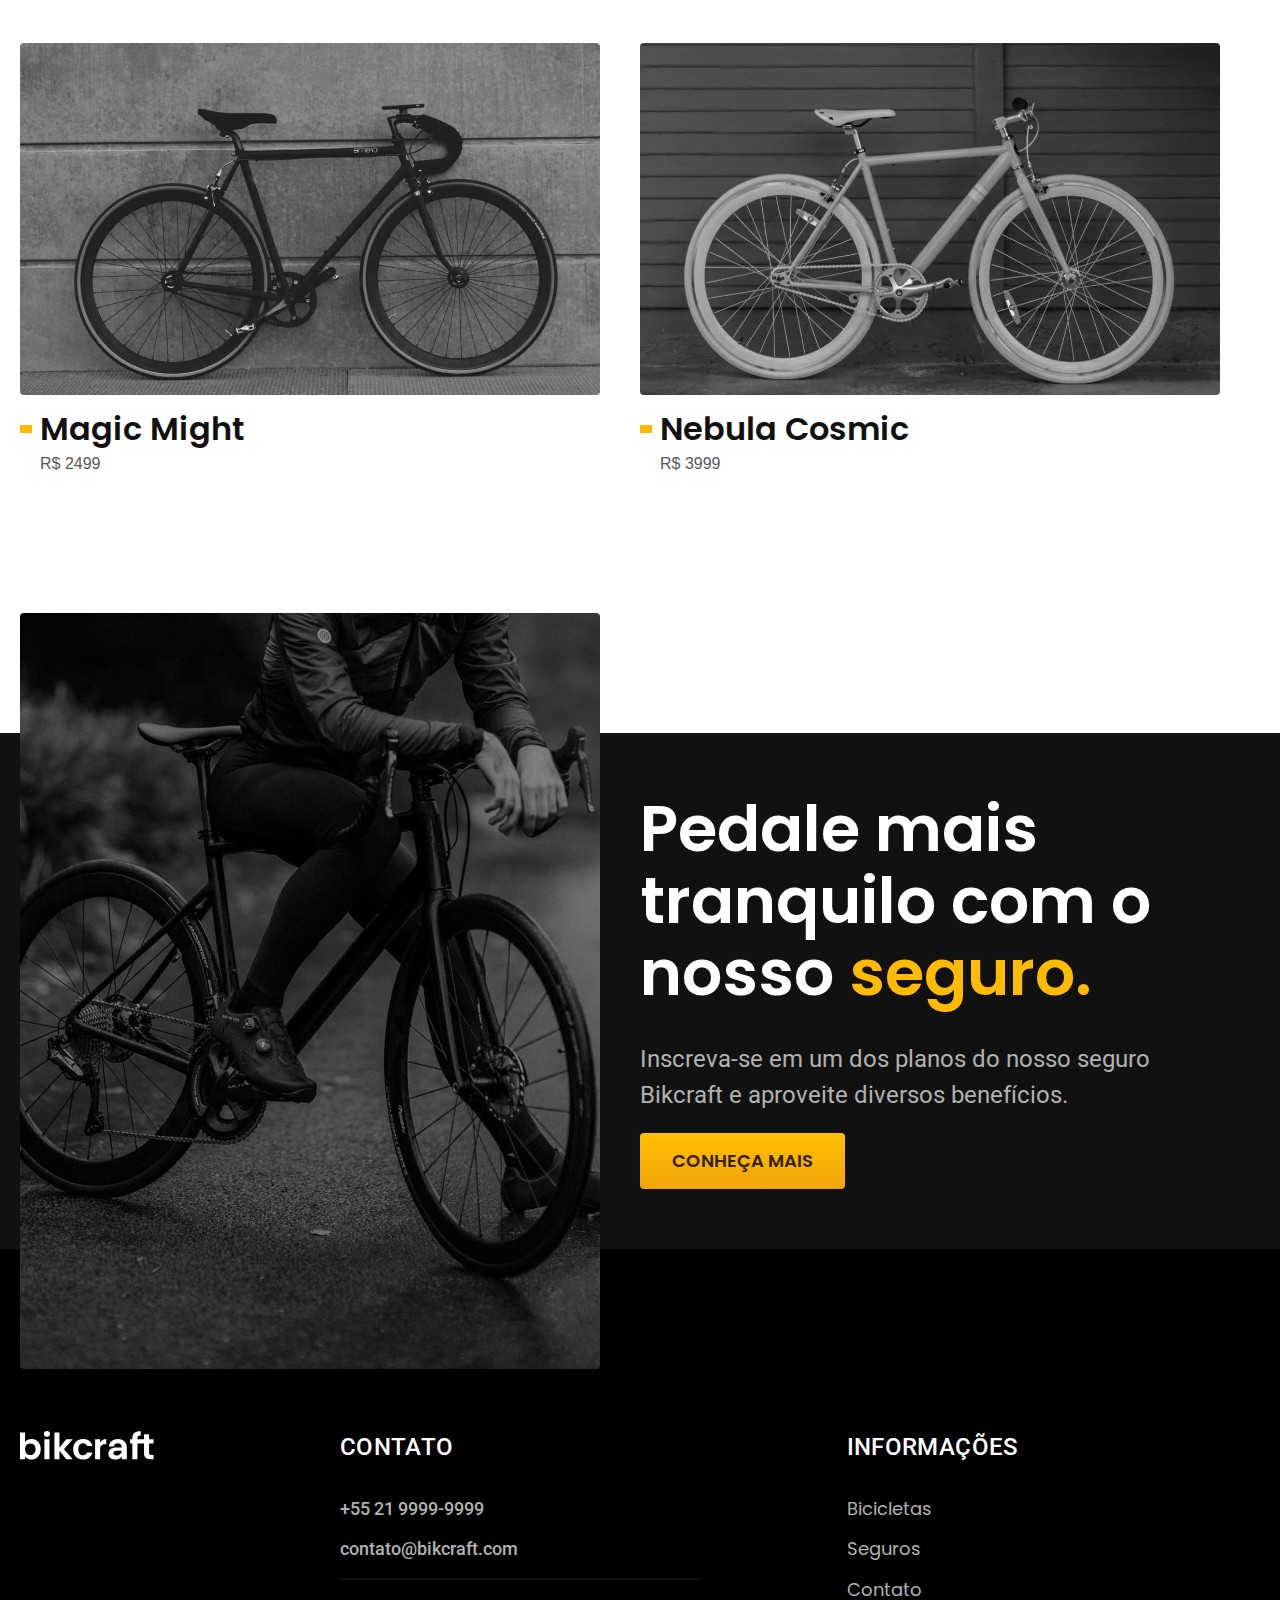
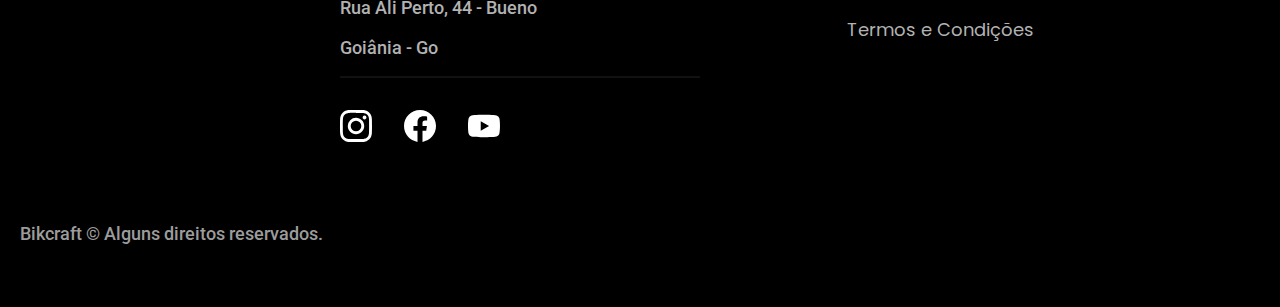
<file: bicicletas/nimbus.html>
<!DOCTYPE html>
<html lang="pt-br">

<head>
  <meta charset="UTF-8">
  <meta name="viewport" content="width=device-width, initial-scale=1.0">
  <title>Nimbus| Bikcraft</title>
  <meta name="description" content="Termos e condições">

  <link rel="icon" href="../favicon.svg" type="image/svg+xml">  
  <link rel="stylesheet" href="../css/style.css">
  <link rel="preconnect" href="https://fonts.googleapis.com">
  <link rel="preconnect" href="https://fonts.gstatic.com" crossorigin>
  <link href="https://fonts.googleapis.com/css2?family=Merriweather:ital,wght@1,900&family=Poppins:wght@400;500&family=Roboto:wght@400;500&display=swap" rel="stylesheet">
</head>

<body id="bicicleta">
  <header class="header-bg">
    <div class="header container">
      <a href="../"><img src="../img/bikcraft.svg" alt="Bikcraft">
      </a>
      <nav aria-label="primaria">
        <ul class="header-menu font-1-m cor-0">
          <li><a href="../bicicletas.html">Bicicletas</a></li>
          <li><a href="../seguros.html">Seguros</a></li>
          <li><a href="../contato.html">Contato</a></li>
        </ul>
      </nav>
    </div>
  </header>

  <main class="titulo-bg">
    <div class="titulo-bg">
      <div class="titulo container">
        <p class="font-2-xl cor5">R$ 4999</p>
        <h1 class="font-1-xxl cor-0">Nimbus Stark<span class="cor-p1">.</span></h1>
      </div>
      <div class="bicicleta container">
        <div class="bicicleta-imagens">
          <img src="../img/bicicleta/nimbus1.jpg" alt="Bicicleta 1">
          <img src="../img/bicicleta/nimbus2.jpg" alt="Bicicleta 2">
          <img src="../img/bicicleta/nimbus3.jpg" alt="Bicicleta 3">
        </div>
        <div class="bicicleta-conteudo">
          <p class="font-2-l cor-6">A Nimbus Stark é a melhor Bikcraft já criada pela nossa equipe. Ela vem equipada com os melhores acessórios, o que garante maior velocidade.</p>
          <div class="bicicleta-comprar">
            <a class="botao" href="../orcamento.html?tipo=bikcraft&produto=nimbus">Comprar Agora</a>
            <span class="font-1-xs cor-6"><img src="../img/icones/entrega.svg"> entrega em 5 dias</span>
            <span class="font-1-xs cor-6"><img src="../img/icones/estoque.svg"> 18 em estoque</span>
          </div>

          <h2 class="font-1-xs cor-0">Informações</h2>
          <ul class="bicicleta-informacoes">
            <li>
              <img src="../img/icones/eletrica.svg" alt="">
              <h3 class="font-1-m cor-0">Motor Elétrico</h3>
              <p class="font-2-xs cor-5">Permite você viajar distâncias inimagináveis com sua bike.</p>
            </li>
            <li>
              <img src="../img/icones/velocidade.svg" alt="">
              <h3 class="font-1-m cor-0">50 km/h</h3>
              <p class="font-2-xs cor-5">A mais rápida bicicleta elétrica disponível hoje no mercado.</p>
            </li>
            <li>
              <img src="../img/icones/carbono.svg" alt="">
              <h3 class="font-1-m cor-0">Fibra de Carbono</h3>
              <p class="font-2-xs cor-5">Rastreador e sistema anti-furto para garantir o seu sossego.</p>
            </li>
          </ul>
          <h2 class="font-1-xs cor-0">Ficha Técnica</h2>
          <ul class="bicicleta-ficha font-2-s cor-4">
            <li>Peso <span>9 kg</span></li>
            <li>Altura <span>60 cm</span></li>
            <li>Largura <span>120 cm</span></li>
            <li>Profundidade <span>10 cm</span></li>
            <li>Marchas <span>16</span></li>
            <li>Roda <span>29</span></li>
          </ul>
        </div>
      </div>
  </main>
  <article class="bicicletas-lista container">
    <h2 class="font-1-xxl">escolha a sua<span class="cor-p1">.</span></h2>
    <ul>
      <li>
        <a href="./magic.html">
          <img src="../img/bicicletas/magic.jpg" alt="Bicicleta preta">
          <h3 class="font-1-xl">Magic Might</h3>
          <span class="font2-m cor-8">R$ 2499</span>
        </a>
      </li>
      <li>
        <a href="./nebula.html">
          <img src="../img/bicicletas/nebula.jpg" alt="Bicicleta preta">
          <h3 class="font-1-xl">Nebula Cosmic</h3>
          <span class="font2-m cor-8">R$ 3999</span>
        </a>
      </li>
    </ul>
  </article>
  <article class="seguro-bg">
    <div class="seguro container">
      <div class="seguro-imagem">
        <img src="../img/fotos/seguros.jpg" alt="Pessoa parada em cima de uma bicicleta.">
      </div>
      <div class="seguro-conteudo">
        <h2 class="font-1-xxl cor-0">Pedale mais tranquilo com o nosso <span class="cor-p1">seguro.</span></h2>
        <p class="font-2-l cor-5">Inscreva-se em um dos planos do nosso seguro Bikcraft e aproveite diversos benefícios.</p>
        <a class="botao" href="../seguros.html">Conheça Mais</a>
      </div>
    </div>
  </article>
  <footer class="footer-bg">
    <div class="footer container">
      <img src="../img/bikcraft.svg" alt="Bikcraft">
      <div class="footer-contato">
        <h3 class="font-2-l-b cor-0">Contato</h3>
        <ul class="font-2-m cor-5">
          <li><a href="tel:+556299999999">+55 21 9999-9999</a></li>
          <li><a href="mailto:contato@bikcraft.com">contato@bikcraft.com</a></li>
          <li>Rua Ali Perto, 44 - Bueno</li>
          <li>Goiânia - Go</li>
        </ul>
        <div class="footer-redes">
          <a href="../">
            <img src="../img/redes/instagram.svg" alt="Instagram">
          </a>
          <a href="../">
            <img src="../img/redes/facebook.svg" alt="Facebook">
          </a>
          <a href="../">
            <img src="../img/redes/youtube.svg" alt="Youtube">
          </a>
        </div>
      </div>
      <div class="footer-informacoes">
        <h3 class="font-2-l-b cor-0">Informações</h3>
        <nav>
          <ul class="font-1-m cor-5">
            <li><a href="../bicicletas.html">Bicicletas</a></li>
            <li><a href="../seguros.html">Seguros</a></li>
            <li><a href="../contato.html">Contato</a></li>
            <li><a href="../termos.html">Termos e Condições</a></li>
          </ul>
        </nav>
      </div>
      <p class="footer-copy font-2-m cor-6">Bikcraft © Alguns direitos reservados.</p>
    </div>
  </footer>
  <script src="../js/script.js"></script>
</body>

</html>
</file>
<file: css/style.css>
@import "./global/global.css";
@import "./utilidades/tipografia.css";
@import "./utilidades/cores.css";
@import "./global/header.css";
@import "./global/footer.css";
@import "./utilidades/componentes.css";
@import "./utilidades/formulario.css";
@import "./home/introducao.css";
@import "./home/tecnologia.css";
@import "./home/parceiros.css";
@import "./home/depoimento.css";
@import "./bicicletas/bicicletas-lista.css";
@import "./bicicletas/bicicletas.css";
@import "./bicicleta/seguro.css";
@import "./bicicleta/bicicleta.css";
@import "./seguros/seguros.css";
@import "./seguros/vantagens.css";
@import "./seguros/perguntas.css";
@import "./contato/contato.css";
@import "./contato/lojas.css";
@import "./orcamento/orcamento.css";
@import "./termos/termos.css";
</file>
